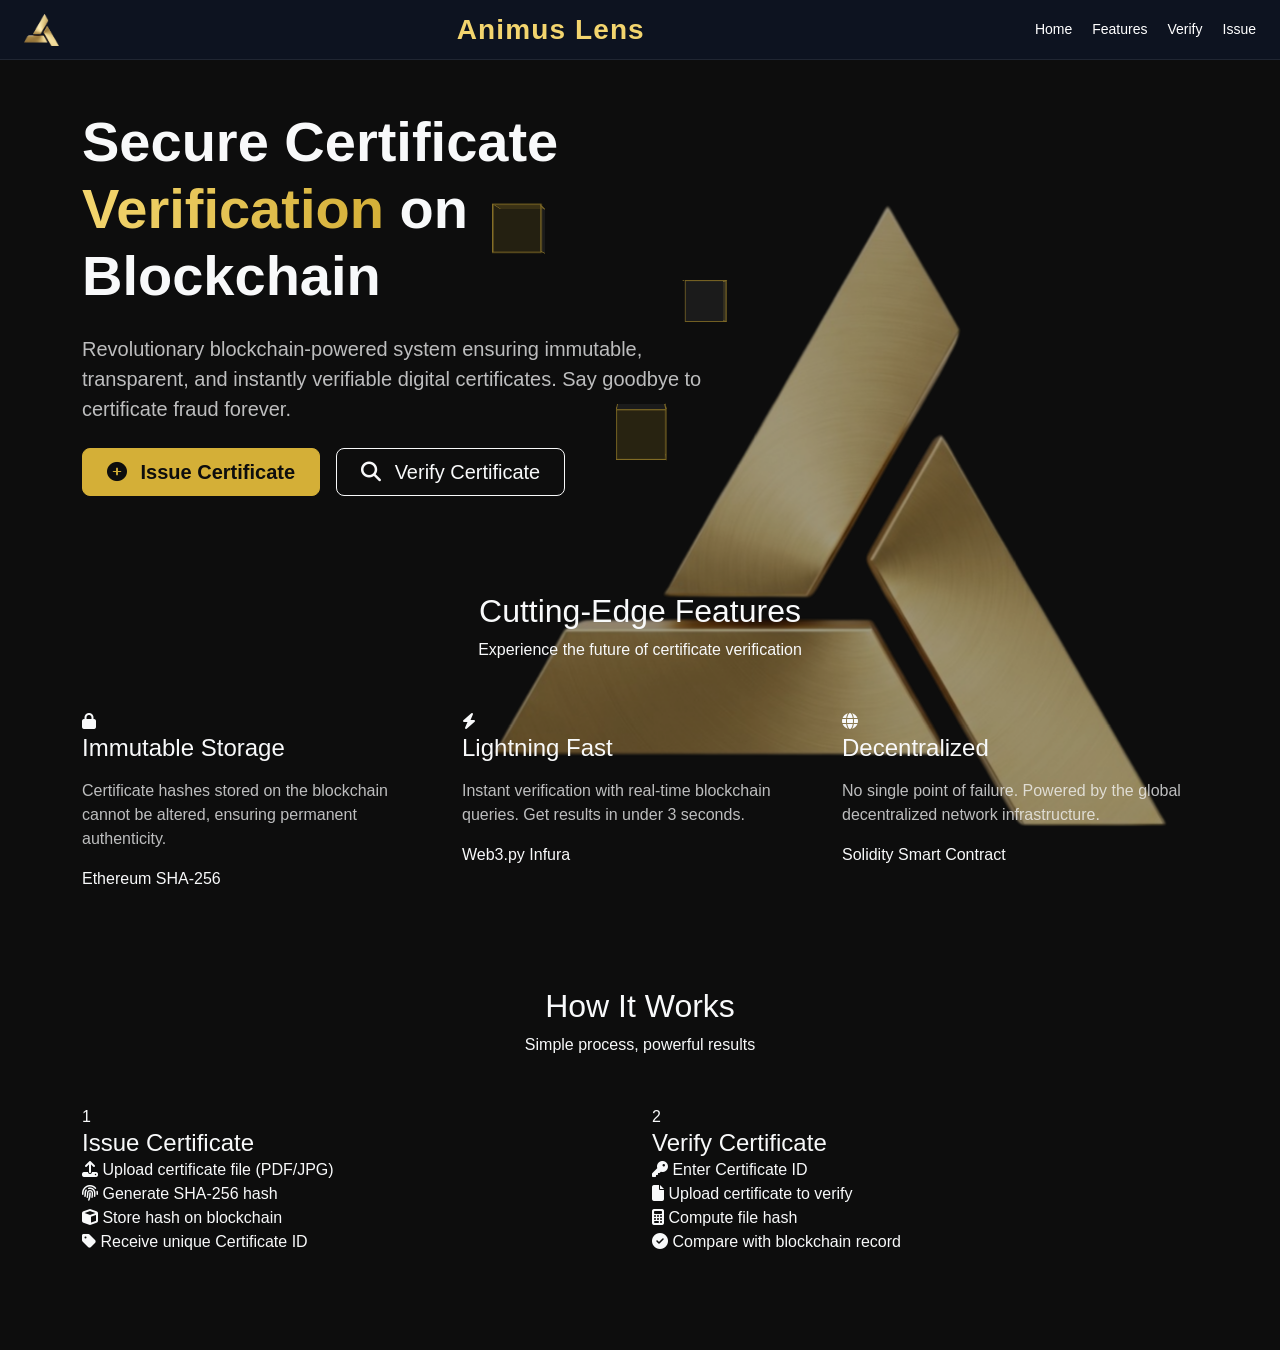
<file: index.html>
<!DOCTYPE html>
<html lang="en">
<head>
  <meta charset="UTF-8">
  <meta name="viewport" content="width=device-width, initial-scale=1.0">
  <title>ANIMUS LENS - Blockchain Certificate Verification</title>

  <!-- Bootstrap 5 CSS -->
  <link href="https://cdn.jsdelivr.net/npm/bootstrap@5.3.3/dist/css/bootstrap.min.css" rel="stylesheet">
  <!-- FontAwesome Icons -->
  <link rel="stylesheet" href="https://cdnjs.cloudflare.com/ajax/libs/font-awesome/6.4.0/css/all.min.css">
  <!-- AOS Animation Library -->
  <link href="https://unpkg.com/aos@2.3.1/dist/aos.css" rel="stylesheet">
  <!-- Your Custom Style -->
  <link rel="stylesheet" href="style.css">
</head>
<body>
  <div class="menubar" style="width:100%; height:60px; background:#0d1320; border-bottom:1px solid rgba(255,255,255,0.08); display:flex; align-items:center; justify-content:space-between; padding:0 24px; box-sizing:border-box; color:#fff;">
    <img src="animus_logo.png" alt="Animus Lens Logo" style="height: 32px; margin-right: 8px;"><p style="margin:0; font-size:28px; font-weight:700; letter-spacing:0.04em; font-family:'Segoe UI', Tahoma, Geneva, Verdana, sans-serif; color:#f3d56e;">Animus Lens</p>
    <div style="display:flex; gap:20px; font-size:14px;">
      <span>Home</span>
      <span>Features</span>
      <span>Verify</span>
      <span>Issue</span>
    </div>
  </div>

  <!-- Hero Section -->
  <section class="hero-section position-relative">
    <!-- 3D Animated Background -->
    <div class="animation-bg d-none d-md-block">
      <div class="icontainer">
        <div class="holder"><div class="box"><img src="animus_logo.png"></div></div>
        <div class="holder"><div class="box"></div></div>
        <div class="holder"><div class="box"></div></div>
      </div>
    </div>

    <div class="container position-relative" style="z-index: 2;">
      <div class="row align-items-center min-vh-75 py-5">
        <div class="col-lg-7" data-aos="fade-right">
          <h1 class="display-4 fw-bold mb-4">
            Secure Certificate <br>
            <span class="gradient-text">Verification</span> on Blockchain
          </h1>
          
          <p class="lead mb-4 text-light opacity-75">
            Revolutionary blockchain-powered system ensuring immutable, transparent, and instantly verifiable digital certificates. Say goodbye to certificate fraud forever.
          </p>
          <div class="d-flex gap-3 flex-wrap">
            <a href="login.html" class="btn hero-btn btn-lg px-4">
              <i class="fas fa-plus-circle me-2"></i> Issue Certificate
            </a>
            <a href="verify.html" class="btn btn-outline-light btn-lg px-4">
              <i class="fas fa-search me-2"></i> Verify Certificate
            </a>
          </div>
        </div>
      </div>
    </div>
  </section>

  <!-- Features Section -->
  <section class="py-5" style="background-color: var(--black-bg);">
    <div class="container">
      <div class="text-center mb-5" data-aos="fade-up">
        <h2 class="section-title">Cutting-Edge Features</h2>
        <p class="section-subtitle">Experience the future of certificate verification</p>
      </div>
      
      <div class="row g-4">
        <div class="col-lg-4 col-md-6" data-aos="fade-up" data-aos-delay="100">
          <div class="feature-card">
            <i class="fas fa-lock feature-icon"></i>
            <h4 class="mb-3">Immutable Storage</h4>
            <p class="opacity-75">Certificate hashes stored on the blockchain cannot be altered, ensuring permanent authenticity.</p>
            <div class="mt-3">
              <span class="tech-tag">Ethereum</span>
              <span class="tech-tag">SHA-256</span>
            </div>
          </div>
        </div>
        
        <div class="col-lg-4 col-md-6" data-aos="fade-up" data-aos-delay="200">
          <div class="feature-card">
            <i class="fas fa-bolt feature-icon"></i>
            <h4 class="mb-3">Lightning Fast</h4>
            <p class="opacity-75">Instant verification with real-time blockchain queries. Get results in under 3 seconds.</p>
            <div class="mt-3">
              <span class="tech-tag">Web3.py</span>
              <span class="tech-tag">Infura</span>
            </div>
          </div>
        </div>
        
        <div class="col-lg-4 col-md-6" data-aos="fade-up" data-aos-delay="300">
          <div class="feature-card">
            <i class="fas fa-globe feature-icon"></i>
            <h4 class="mb-3">Decentralized</h4>
            <p class="opacity-75">No single point of failure. Powered by the global decentralized network infrastructure.</p>
            <div class="mt-3">
              <span class="tech-tag">Solidity</span>
              <span class="tech-tag">Smart Contract</span>
            </div>
          </div>
        </div>
      </div>
    </div>
  </section>

  <!-- How It Works Section -->
  <section class="py-5" style="background-color: var(--black-bg);">
    <div class="container pb-5">
      <div class="text-center mb-5" data-aos="fade-up">
        <h2 class="section-title">How It Works</h2>
        <p class="section-subtitle">Simple process, powerful results</p>
      </div>
      
      <div class="row g-4">
        <!-- Issue Process -->
        <div class="col-lg-6" data-aos="fade-right">
          <div class="process-card">
            <div class="process-header">
              <div class="process-number">1</div>
              <h4 class="m-0">Issue Certificate</h4>
            </div>
            <div class="step"><i class="fas fa-upload step-icon"></i> Upload certificate file (PDF/JPG)</div>
            <div class="step"><i class="fas fa-fingerprint step-icon"></i> Generate SHA-256 hash</div>
            <div class="step"><i class="fas fa-cube step-icon"></i> Store hash on blockchain</div>
            <div class="step mb-0"><i class="fas fa-tag step-icon"></i> Receive unique Certificate ID</div>
          </div>
        </div>
        
        <!-- Verify Process -->
        <div class="col-lg-6" data-aos="fade-left">
          <div class="process-card">
            <div class="process-header">
              <div class="process-number">2</div>
              <h4 class="m-0">Verify Certificate</h4>
            </div>
            <div class="step"><i class="fas fa-key step-icon"></i> Enter Certificate ID</div>
            <div class="step"><i class="fas fa-file step-icon"></i> Upload certificate to verify</div>
            <div class="step"><i class="fas fa-calculator step-icon"></i> Compute file hash</div>
            <div class="step mb-0"><i class="fas fa-check-circle step-icon"></i> Compare with blockchain record</div>
          </div>
        </div>
      </div>
    </div>
  </section>

  <!-- Scripts -->
  <script src="https://cdn.jsdelivr.net/npm/bootstrap@5.3.3/dist/js/bootstrap.bundle.min.js"></script>
  <script src="https://unpkg.com/aos@2.3.1/dist/aos.js"></script>
  <script>
    AOS.init({
      duration: 800,
      once: true
    });
  </script>
</body>
</html>
</file>
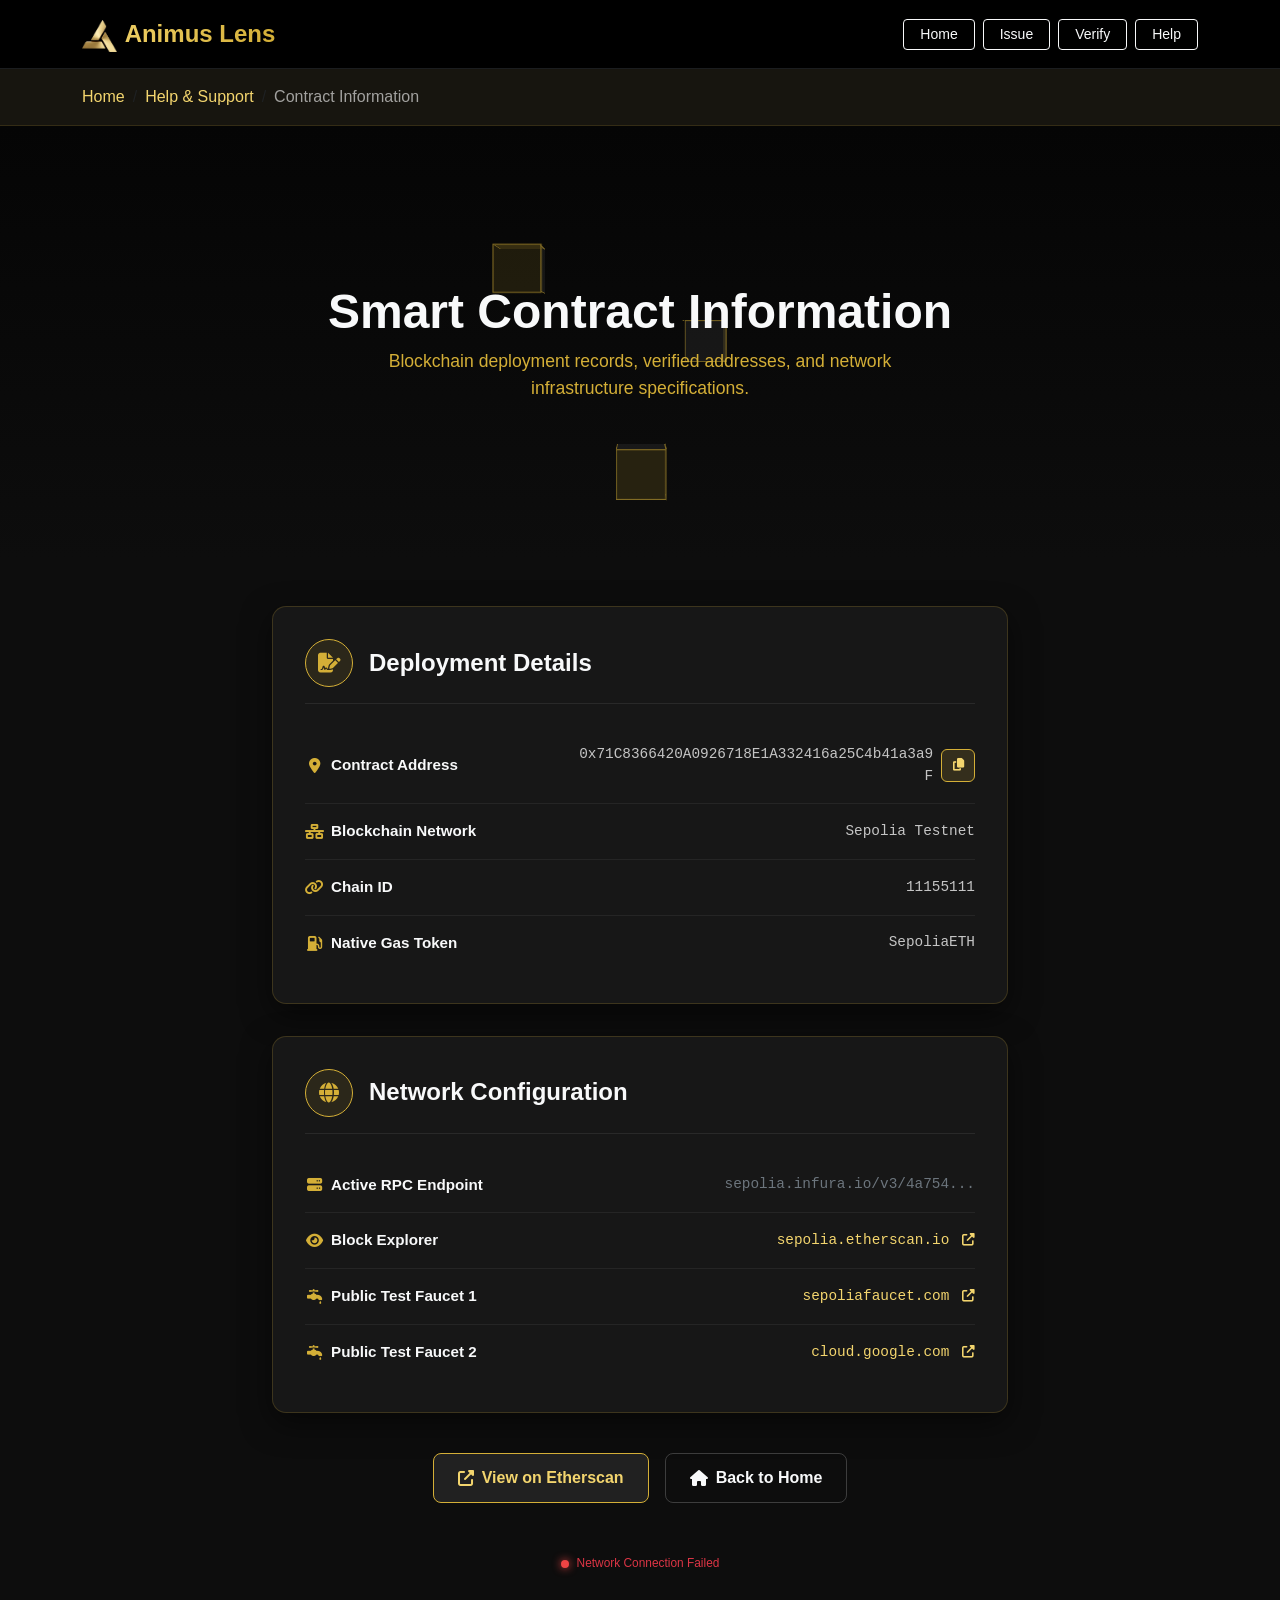
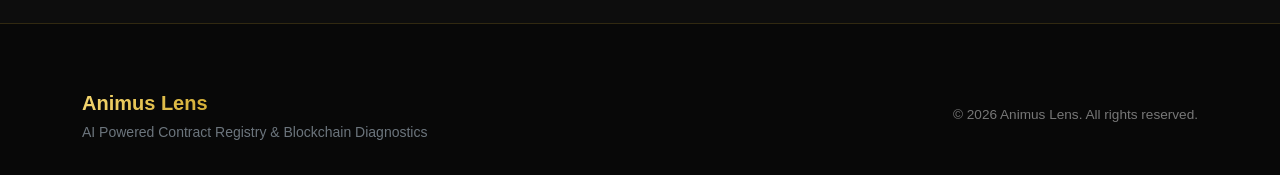
<file: contract_info.html>
<!DOCTYPE html>
<html lang="en">
<head>
  <meta charset="UTF-8">
  <meta name="viewport" content="width=device-width, initial-scale=1.0">
  <title>Contract Information - SECURE-Cert</title>

  <!-- Bootstrap 5 CSS -->
  <link href="https://cdn.jsdelivr.net/npm/bootstrap@5.3.3/dist/css/bootstrap.min.css" rel="stylesheet">
  <!-- FontAwesome Icons -->
  <link rel="stylesheet" href="https://cdnjs.cloudflare.com/ajax/libs/font-awesome/6.4.0/css/all.min.css">
  <!-- AOS Animations -->
  <link href="https://unpkg.com/aos@2.3.1/dist/aos.css" rel="stylesheet">
  <!-- Master Gold/Black/White Theme -->
  <link rel="stylesheet" href="style.css">
</head>
<body class="d-flex flex-column min-vh-100">

  <!-- Shared Header -->
  <header class="py-3 border-bottom border-secondary border-opacity-25 bg-black">
    <div class="container d-flex justify-content-between align-items-center">
      <a href="index.html" class="text-decoration-none fw-bold fs-4 gradient-text">
        <img src="animus_logo.png" alt="Animus Lens Logo" style="height: 32px; margin-right: 8px;">Animus Lens
      </a>
      <div class="d-flex gap-2">
        <a href="index.html" class="btn btn-outline-light btn-sm px-3">Home</a>
        <a href="issue.html" class="btn btn-outline-light btn-sm px-3">Issue</a>
        <a href="verify.html" class="btn btn-outline-light btn-sm px-3">Verify</a>
        <a href="help.html" class="btn btn-outline-light btn-sm px-3">Help</a>
      </div>
    </div>
  </header>

  <!-- Breadcrumb Navigation -->
  <div class="breadcrumb-custom">
    <div class="container">
      <nav aria-label="breadcrumb">
        <ol class="breadcrumb">
          <li class="breadcrumb-item"><a href="index.html">Home</a></li>
          <li class="breadcrumb-item"><a href="help.html">Help & Support</a></li>
          <li class="breadcrumb-item active" aria-current="page">Contract Information</li>
        </ol>
      </nav>
    </div>
  </div>

  <!-- Hero Section with 3D Animated Background -->
  <section class="animation-hero position-relative">
    <div class="animation-bg">
      <div class="icontainer">
        <div class="holder"><div class="box"></div></div>
        <div class="holder"><div class="box"></div></div>
        <div class="holder"><div class="box"></div></div>
      </div>
    </div>

    <div class="container text-center hero-content position-relative" style="z-index: 2;">
      <div class="hero-badge" data-aos="fade-down">
      </div>
      <h1 class="hero-title" data-aos="fade-up">Smart Contract Information</h1>
      <p class="hero-subtitle" data-aos="fade-up" data-aos-delay="100">
        Blockchain deployment records, verified addresses, and network infrastructure specifications.
      </p>
    </div>
  </section>

  <!-- Main Information Container -->
  <main class="py-5" style="background-color: var(--black-bg);">
    <div class="container">
      <div class="row justify-content-center">
        <div class="col-lg-9 col-xl-8">

          <!-- Contract Details Card -->
          <div class="info-card" data-aos="fade-up" data-aos-delay="100">
            <div class="info-header">
              <div class="info-icon"><i class="fas fa-file-signature"></i></div>
              <h3 class="h4 fw-bold text-light m-0">Deployment Details</h3>
            </div>

            <div class="info-item">
              <div class="info-label"><i class="fas fa-map-marker-alt"></i> Contract Address</div>
              <div class="info-value">
                <span id="displayContractAddr">0x71C...3a9F</span>
                <button class="copy-btn" id="copyBtn" onclick="copyContractAddress()" aria-label="Copy contract address">
                  <i class="fas fa-copy"></i>
                </button>
              </div>
            </div>

            <div class="info-item">
              <div class="info-label"><i class="fas fa-network-wired"></i> Blockchain Network</div>
              <div class="info-value">Sepolia Testnet</div>
            </div>

            <div class="info-item">
              <div class="info-label"><i class="fas fa-link"></i> Chain ID</div>
              <div class="info-value">11155111</div>
            </div>

            <div class="info-item">
              <div class="info-label"><i class="fas fa-gas-pump"></i> Native Gas Token</div>
              <div class="info-value">SepoliaETH</div>
            </div>
          </div>

          <!-- Network Architecture Card -->
          <div class="info-card" data-aos="fade-up" data-aos-delay="200">
            <div class="info-header">
              <div class="info-icon"><i class="fas fa-globe"></i></div>
              <h3 class="h4 fw-bold text-light m-0">Network Configuration</h3>
            </div>

            <div class="info-item">
              <div class="info-label"><i class="fas fa-server"></i> Active RPC Endpoint</div>
              <div class="info-value text-secondary">sepolia.infura.io/v3/4a754...</div>
            </div>

            <div class="info-item">
              <div class="info-label"><i class="fas fa-eye"></i> Block Explorer</div>
              <div class="info-value">
                <a href="https://sepolia.etherscan.io" target="_blank" rel="noopener noreferrer">
                  sepolia.etherscan.io <i class="fas fa-external-link-alt small ms-1"></i>
                </a>
              </div>
            </div>

            <div class="info-item">
              <div class="info-label"><i class="fas fa-faucet-drip"></i> Public Test Faucet 1</div>
              <div class="info-value">
                <a href="https://sepoliafaucet.com" target="_blank" rel="noopener noreferrer">
                  sepoliafaucet.com <i class="fas fa-external-link-alt small ms-1"></i>
                </a>
              </div>
            </div>

            <div class="info-item">
              <div class="info-label"><i class="fas fa-faucet-drip"></i> Public Test Faucet 2</div>
              <div class="info-value">
                <a href="https://cloud.google.com/application/web3/faucet/ethereum/sepolia" target="_blank" rel="noopener noreferrer">
                  cloud.google.com <i class="fas fa-external-link-alt small ms-1"></i>
                </a>
              </div>
            </div>
          </div>

          <!-- Action Buttons -->
          <div class="action-buttons" data-aos="fade-up" data-aos-delay="300">
            <a id="etherscanLink" href="https://sepolia.etherscan.io" target="_blank" class="btn-etherscan" rel="noopener noreferrer">
              <i class="fas fa-external-link-alt"></i> View on Etherscan
            </a>
            <a href="index.html" class="btn-home">
              <i class="fas fa-home"></i> Back to Home
            </a>
          </div>

          <!-- Network Live Status Indicator -->
          <div class="text-center mt-5" data-aos="fade-up">
            <div class="status-indicator" id="pageNetworkStatus">
              <span class="status-dot" id="pageStatusDot"></span>
              <span id="pageStatusText" class="text-secondary small">Probing Ethereum node...</span>
            </div>
          </div>

        </div>
      </div>
    </div>
  </main>

  <!-- Shared Footer -->
  <footer class="custom-footer mt-auto">
    <div class="container">
      <div class="row align-items-center gy-3">
        <div class="col-md-6 text-center text-md-start">
          <span class="gradient-text fw-bold fs-5">Animus Lens</span>
          <p class="text-secondary small mb-0 mt-1">AI Powered Contract Registry & Blockchain Diagnostics</p>
        </div>
        <div class="col-md-6 text-center text-md-end">
          <p class="footer-copyright mb-0">&copy; 2026 Animus Lens. All rights reserved.</p>
        </div>
      </div>
    </div>
  </footer>

  <!-- Scripts -->
  <script src="https://cdn.jsdelivr.net/npm/bootstrap@5.3.3/dist/js/bootstrap.bundle.min.js"></script>
  <script src="https://unpkg.com/aos@2.3.1/dist/aos.js"></script>
  <script>
    AOS.init({ duration: 800, once: true });

    // Client-side default contract address (demo placeholder or replace with real address)
    const CONTRACT_ADDRESS = "0x71C8366420A0926718E1A332416a25C4b41a3a9F";

    // Initialize address and links
    document.addEventListener('DOMContentLoaded', () => {
      document.getElementById('displayContractAddr').textContent = CONTRACT_ADDRESS;
      document.getElementById('etherscanLink').href = `https://sepolia.etherscan.io/address/${CONTRACT_ADDRESS}`;
      checkPageNetworkStatus();
      setInterval(checkPageNetworkStatus, 30000);
    });

    async function copyContractAddress() {
      const button = document.getElementById('copyBtn');
      try {
        await navigator.clipboard.writeText(CONTRACT_ADDRESS);
        const original = button.innerHTML;
        button.innerHTML = '<i class="fas fa-check"></i>';
        button.classList.add('copied');
        setTimeout(() => {
          button.innerHTML = original;
          button.classList.remove('copied');
        }, 2000);
      } catch (e) {
        console.error('Failed to copy: ', e);
      }
    }

    async function checkPageNetworkStatus() {
      const statusIndicator = document.getElementById('pageNetworkStatus');
      const statusDot = document.getElementById('pageStatusDot');
      const statusText = document.getElementById('pageStatusText');

      try {
        const response = await fetch("https://sepolia.infura.io/v3/4a754a0fd3ad4c7f8ef0238d161c21ff", {
          method: "POST",
          headers: { "Content-Type": "application/json" },
          body: JSON.stringify({ jsonrpc: "2.0", method: "eth_blockNumber", params: [], id: 1 })
        });

        if (response.ok) {
          statusIndicator.className = 'status-indicator status-online';
          statusDot.className = 'status-dot online';
          statusText.textContent = 'Sepolia Network Connected (Node Operational)';
          statusText.className = 'text-light small';
        } else {
          throw new Error('RPC response not OK');
        }
      } catch (err) {
        statusIndicator.className = 'status-indicator status-offline';
        statusDot.className = 'status-dot offline';
        statusText.textContent = 'Network Connection Failed';
        statusText.className = 'text-danger small';
      }
    }
  </script>
</body>
</html>
</file>
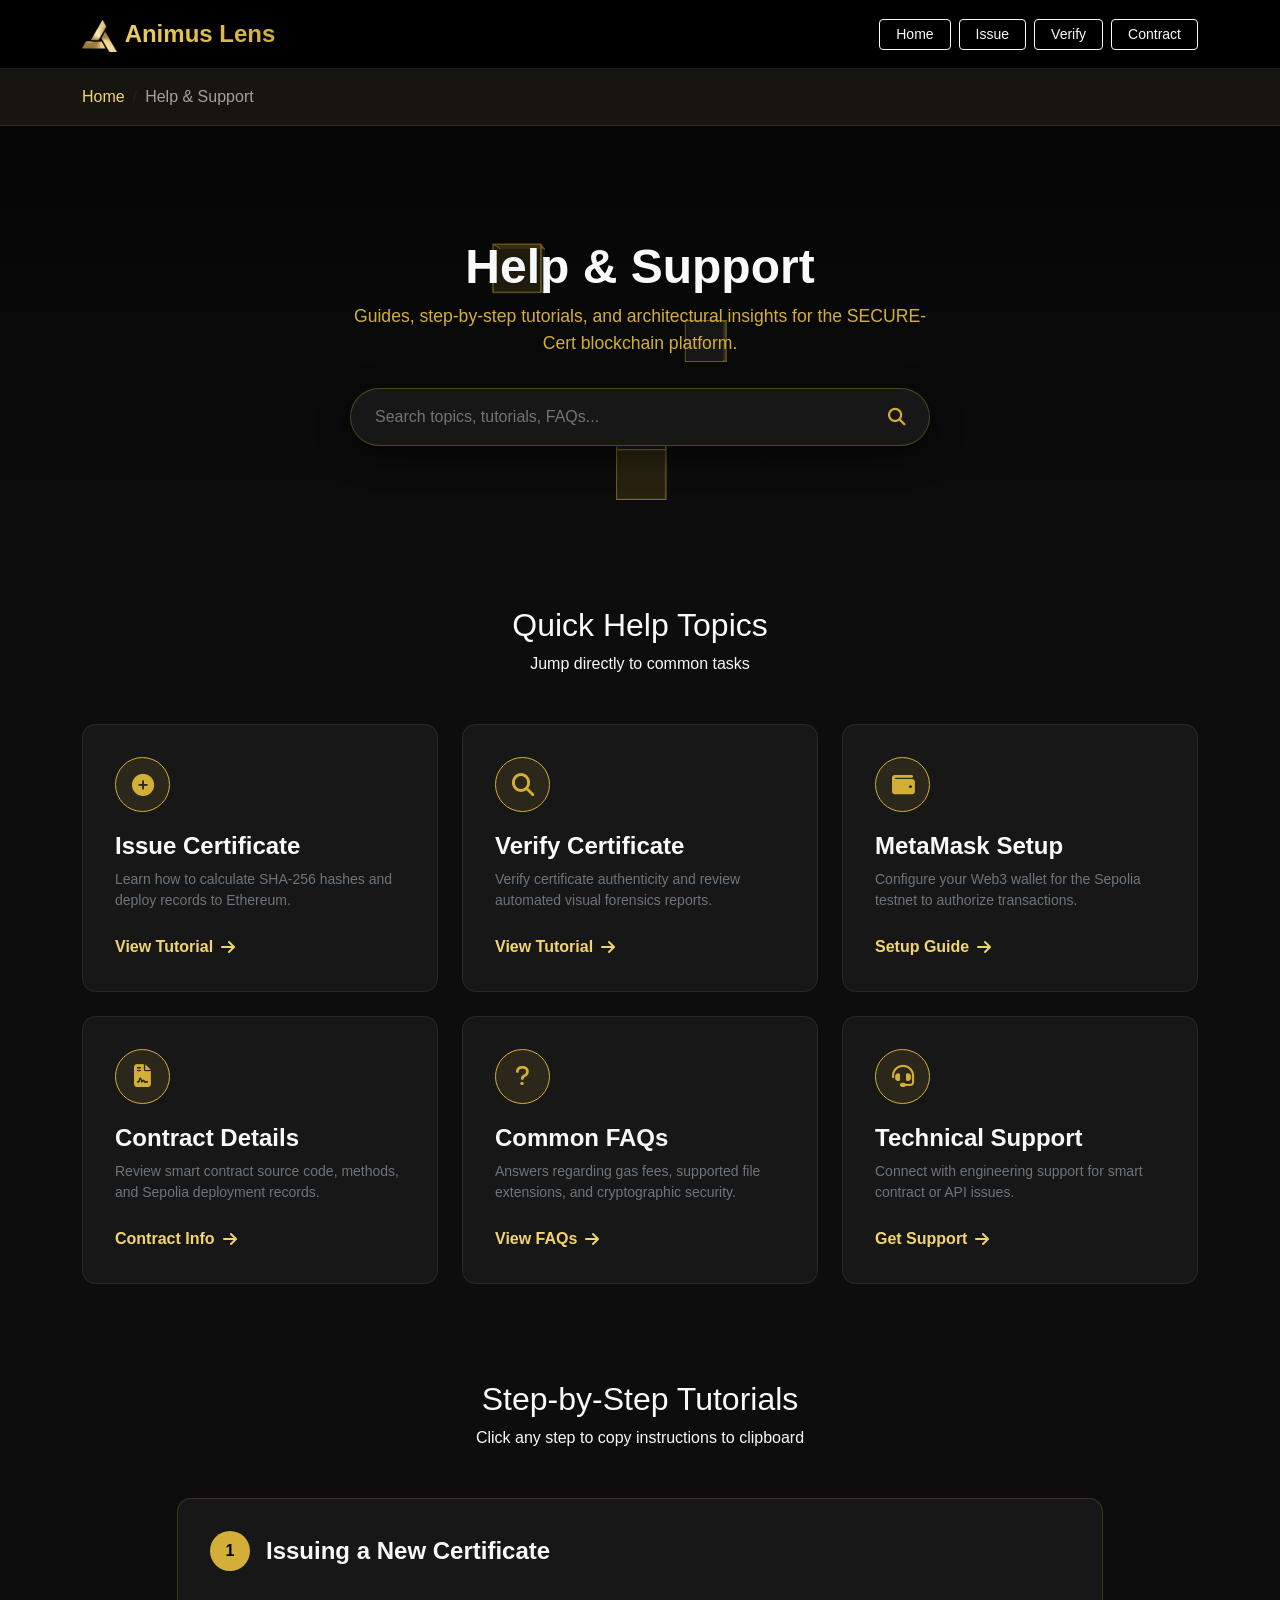
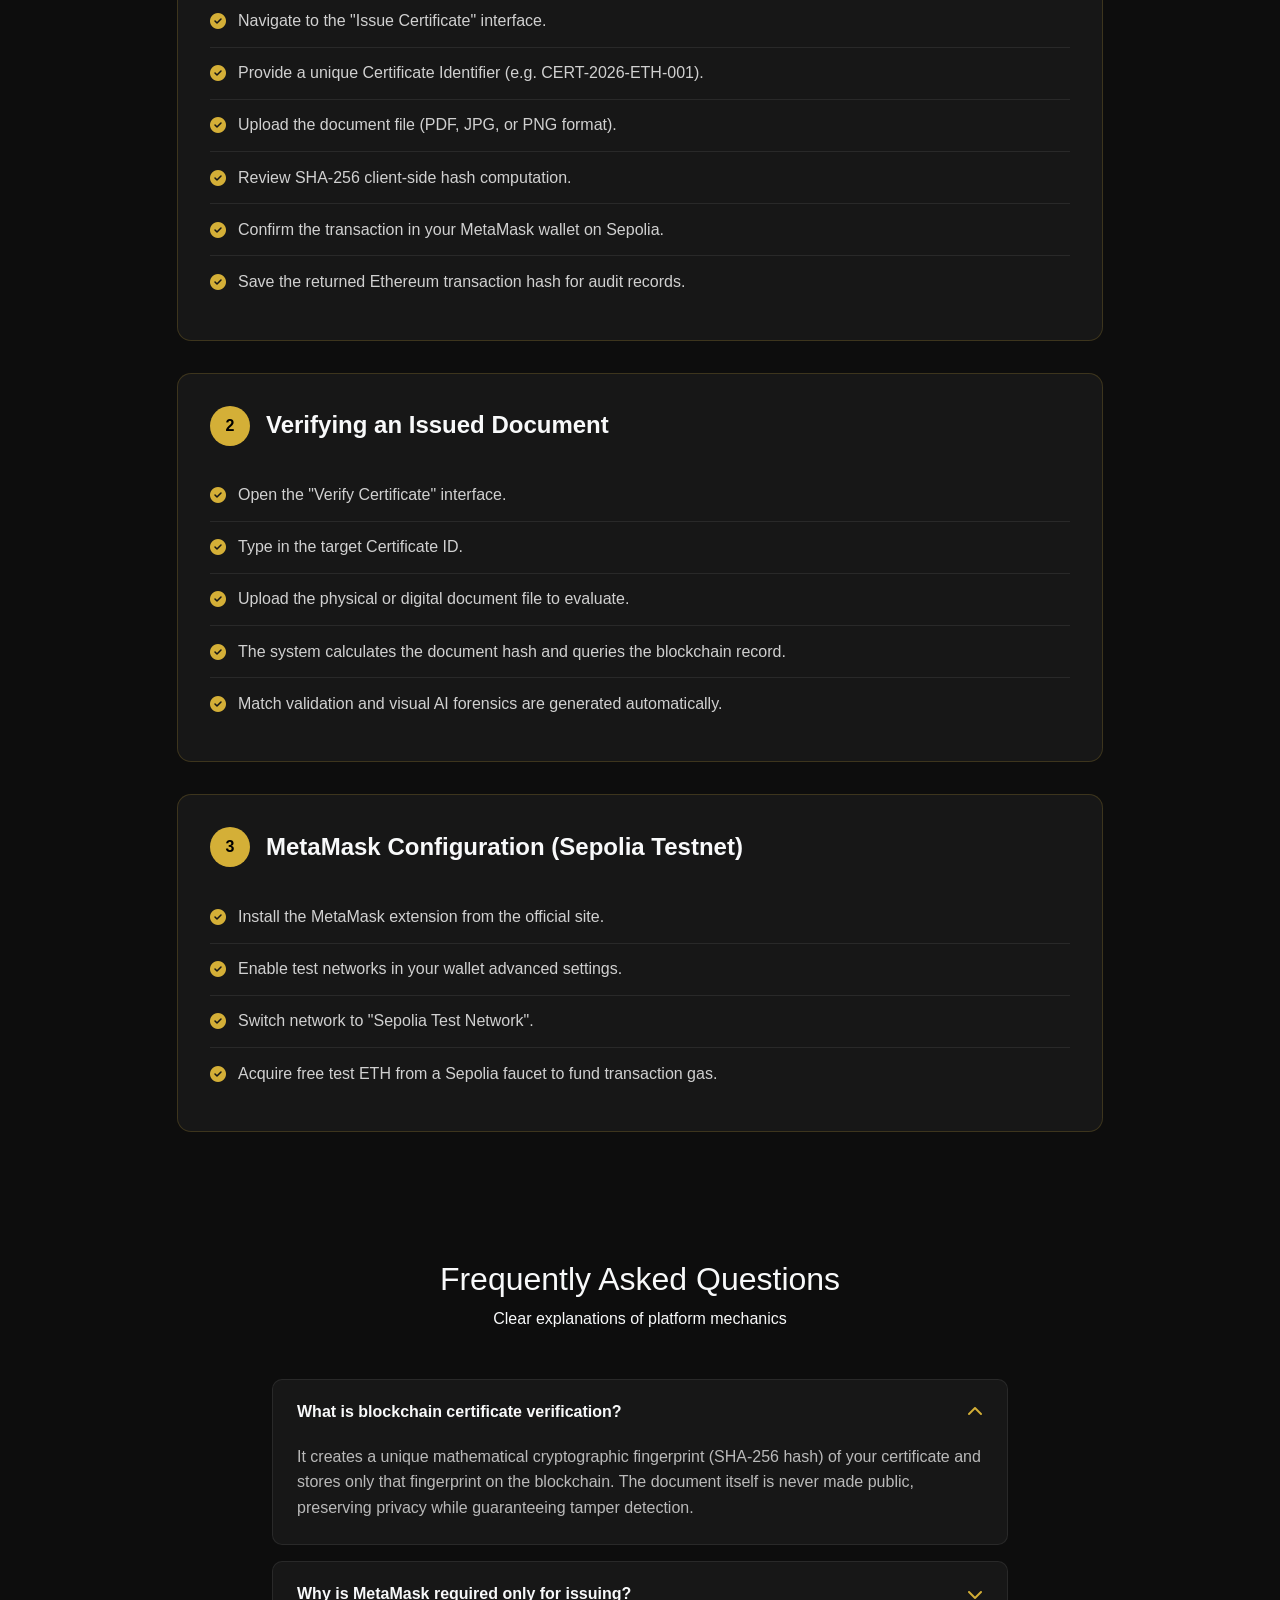
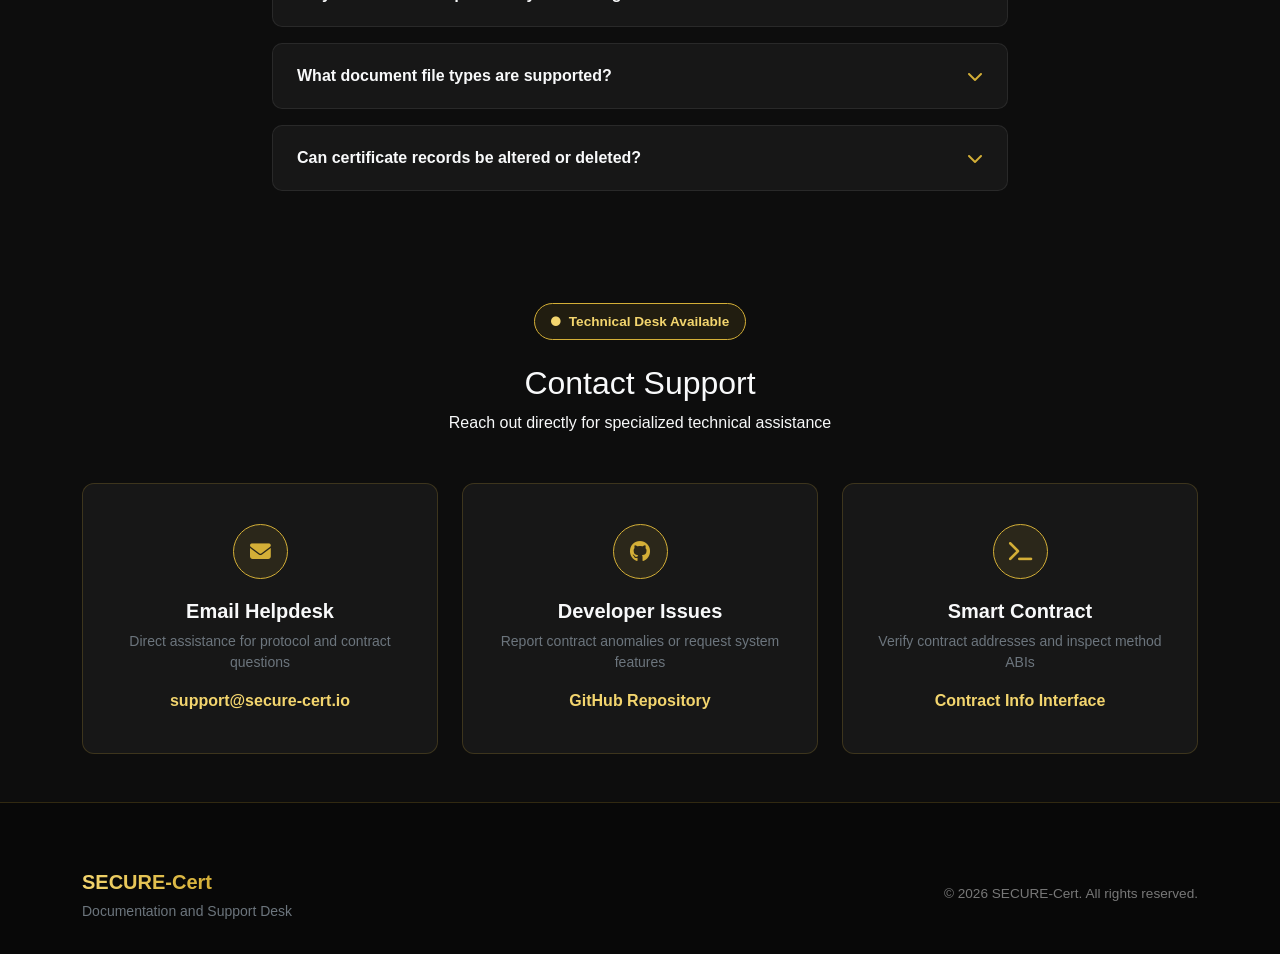
<file: help.html>
<!DOCTYPE html>
<html lang="en">
<head>
  <meta charset="UTF-8">
  <meta name="viewport" content="width=device-width, initial-scale=1.0">
  <title>Help & Support - SECURE-Cert</title>

  <!-- Bootstrap 5 CSS -->
  <link href="https://cdn.jsdelivr.net/npm/bootstrap@5.3.3/dist/css/bootstrap.min.css" rel="stylesheet">
  <!-- FontAwesome Icons -->
  <link rel="stylesheet" href="https://cdnjs.cloudflare.com/ajax/libs/font-awesome/6.4.0/css/all.min.css">
  <!-- AOS Animations -->
  <link href="https://unpkg.com/aos@2.3.1/dist/aos.css" rel="stylesheet">
  <!-- Shared Gold/Black/White Theme -->
  <link rel="stylesheet" href="style.css">
</head>
<body class="d-flex flex-column min-vh-100">

  <!-- Shared Header -->
  <header class="py-3 border-bottom border-secondary border-opacity-25 bg-black">
    <div class="container d-flex justify-content-between align-items-center">
      <a href="index.html" class="text-decoration-none fw-bold fs-4 gradient-text">
        <img src="animus_logo.png" alt="Animus Lens Logo" style="height: 32px; margin-right: 8px;">Animus Lens
      </a>
      <div class="d-flex gap-2">
        <a href="index.html" class="btn btn-outline-light btn-sm px-3">Home</a>
        <a href="issue.html" class="btn btn-outline-light btn-sm px-3">Issue</a>
        <a href="verify.html" class="btn btn-outline-light btn-sm px-3">Verify</a>
        <a href="contract_info.html" class="btn btn-outline-light btn-sm px-3">Contract</a>
      </div>
    </div>
  </header>

  <!-- Breadcrumb Navigation -->
  <div class="breadcrumb-custom">
    <div class="container">
      <nav aria-label="breadcrumb">
        <ol class="breadcrumb">
          <li class="breadcrumb-item"><a href="index.html">Home</a></li>
          <li class="breadcrumb-item active" aria-current="page">Help & Support</li>
        </ol>
      </nav>
    </div>
  </div>

  <!-- Hero Section with 3D Boxes & Live Search -->
  <section class="animation-hero position-relative">
    <div class="animation-bg">
      <div class="icontainer">
        <div class="holder"><div class="box"></div></div>
        <div class="holder"><div class="box"></div></div>
        <div class="holder"><div class="box"></div></div>
      </div>
    </div>

    <div class="container text-center position-relative" style="z-index: 2;">
      <h1 class="hero-title" data-aos="fade-up">Help & Support</h1>
      <p class="hero-subtitle" data-aos="fade-up" data-aos-delay="100">
        Guides, step-by-step tutorials, and architectural insights for the SECURE-Cert blockchain platform.
      </p>

      <!-- Live Search Box -->
      <div class="search-box" data-aos="fade-up" data-aos-delay="200">
        <div class="search-input-wrapper">
          <input type="text" id="helpSearch" placeholder="Search topics, tutorials, FAQs..." aria-label="Search help topics">
          <i class="fas fa-search search-icon"></i>
        </div>
        <div class="search-results" id="searchResults"></div>
      </div>
    </div>
  </section>

  <!-- Quick Help Topic Cards -->
  <section class="py-5" style="background-color: var(--black-bg);">
    <div class="container">
      <div class="text-center mb-5" data-aos="fade-up">
        <h2 class="section-title">Quick Help Topics</h2>
        <p class="section-subtitle">Jump directly to common tasks</p>
      </div>

      <div class="row g-4">
        <div class="col-lg-4 col-md-6" data-aos="fade-up" data-aos-delay="100">
          <div class="help-card">
            <div class="help-card-icon"><i class="fas fa-plus-circle"></i></div>
            <h4 class="fw-bold mb-2">Issue Certificate</h4>
            <p class="text-secondary small mb-4">Learn how to calculate SHA-256 hashes and deploy records to Ethereum.</p>
            <a href="#tutorial-issue" class="help-link">View Tutorial <i class="fas fa-arrow-right"></i></a>
          </div>
        </div>

        <div class="col-lg-4 col-md-6" data-aos="fade-up" data-aos-delay="200">
          <div class="help-card">
            <div class="help-card-icon"><i class="fas fa-search"></i></div>
            <h4 class="fw-bold mb-2">Verify Certificate</h4>
            <p class="text-secondary small mb-4">Verify certificate authenticity and review automated visual forensics reports.</p>
            <a href="#tutorial-verify" class="help-link">View Tutorial <i class="fas fa-arrow-right"></i></a>
          </div>
        </div>

        <div class="col-lg-4 col-md-6" data-aos="fade-up" data-aos-delay="300">
          <div class="help-card">
            <div class="help-card-icon"><i class="fas fa-wallet"></i></div>
            <h4 class="fw-bold mb-2">MetaMask Setup</h4>
            <p class="text-secondary small mb-4">Configure your Web3 wallet for the Sepolia testnet to authorize transactions.</p>
            <a href="#metamask-setup" class="help-link">Setup Guide <i class="fas fa-arrow-right"></i></a>
          </div>
        </div>

        <div class="col-lg-4 col-md-6" data-aos="fade-up" data-aos-delay="400">
          <div class="help-card">
            <div class="help-card-icon"><i class="fas fa-file-contract"></i></div>
            <h4 class="fw-bold mb-2">Contract Details</h4>
            <p class="text-secondary small mb-4">Review smart contract source code, methods, and Sepolia deployment records.</p>
            <a href="contract_info.html" class="help-link">Contract Info <i class="fas fa-arrow-right"></i></a>
          </div>
        </div>

        <div class="col-lg-4 col-md-6" data-aos="fade-up" data-aos-delay="500">
          <div class="help-card">
            <div class="help-card-icon"><i class="fas fa-question"></i></div>
            <h4 class="fw-bold mb-2">Common FAQs</h4>
            <p class="text-secondary small mb-4">Answers regarding gas fees, supported file extensions, and cryptographic security.</p>
            <a href="#faq" class="help-link">View FAQs <i class="fas fa-arrow-right"></i></a>
          </div>
        </div>

        <div class="col-lg-4 col-md-6" data-aos="fade-up" data-aos-delay="600">
          <div class="help-card">
            <div class="help-card-icon"><i class="fas fa-headset"></i></div>
            <h4 class="fw-bold mb-2">Technical Support</h4>
            <p class="text-secondary small mb-4">Connect with engineering support for smart contract or API issues.</p>
            <a href="#contact" class="help-link">Get Support <i class="fas fa-arrow-right"></i></a>
          </div>
        </div>
      </div>
    </div>
  </section>

  <!-- Step-by-Step Tutorials -->
  <section class="py-5" id="tutorials" style="background-color: var(--black-bg);">
    <div class="container">
      <div class="text-center mb-5" data-aos="fade-up">
        <h2 class="section-title">Step-by-Step Tutorials</h2>
        <p class="section-subtitle">Click any step to copy instructions to clipboard</p>
      </div>

      <div class="row justify-content-center">
        <div class="col-lg-10">
          <!-- Issue Tutorial -->
          <div class="tutorial-card" id="tutorial-issue" data-aos="fade-up">
            <div class="tutorial-header">
              <div class="tutorial-number">1</div>
              <h4 class="fw-bold m-0 text-light">Issuing a New Certificate</h4>
            </div>
            <ol class="tutorial-steps">
              <li><i class="fas fa-check-circle"></i>Navigate to the "Issue Certificate" interface.</li>
              <li><i class="fas fa-check-circle"></i>Provide a unique Certificate Identifier (e.g. CERT-2026-ETH-001).</li>
              <li><i class="fas fa-check-circle"></i>Upload the document file (PDF, JPG, or PNG format).</li>
              <li><i class="fas fa-check-circle"></i>Review SHA-256 client-side hash computation.</li>
              <li><i class="fas fa-check-circle"></i>Confirm the transaction in your MetaMask wallet on Sepolia.</li>
              <li><i class="fas fa-check-circle"></i>Save the returned Ethereum transaction hash for audit records.</li>
            </ol>
          </div>

          <!-- Verify Tutorial -->
          <div class="tutorial-card" id="tutorial-verify" data-aos="fade-up">
            <div class="tutorial-header">
              <div class="tutorial-number">2</div>
              <h4 class="fw-bold m-0 text-light">Verifying an Issued Document</h4>
            </div>
            <ol class="tutorial-steps">
              <li><i class="fas fa-check-circle"></i>Open the "Verify Certificate" interface.</li>
              <li><i class="fas fa-check-circle"></i>Type in the target Certificate ID.</li>
              <li><i class="fas fa-check-circle"></i>Upload the physical or digital document file to evaluate.</li>
              <li><i class="fas fa-check-circle"></i>The system calculates the document hash and queries the blockchain record.</li>
              <li><i class="fas fa-check-circle"></i>Match validation and visual AI forensics are generated automatically.</li>
            </ol>
          </div>

          <!-- MetaMask Tutorial -->
          <div class="tutorial-card" id="metamask-setup" data-aos="fade-up">
            <div class="tutorial-header">
              <div class="tutorial-number">3</div>
              <h4 class="fw-bold m-0 text-light">MetaMask Configuration (Sepolia Testnet)</h4>
            </div>
            <ol class="tutorial-steps">
              <li><i class="fas fa-check-circle"></i>Install the MetaMask extension from the official site.</li>
              <li><i class="fas fa-check-circle"></i>Enable test networks in your wallet advanced settings.</li>
              <li><i class="fas fa-check-circle"></i>Switch network to "Sepolia Test Network".</li>
              <li><i class="fas fa-check-circle"></i>Acquire free test ETH from a Sepolia faucet to fund transaction gas.</li>
            </ol>
          </div>
        </div>
      </div>
    </div>
  </section>

  <!-- Frequently Asked Questions -->
  <section class="py-5" id="faq" style="background-color: var(--black-bg);">
    <div class="container">
      <div class="text-center mb-5" data-aos="fade-up">
        <h2 class="section-title">Frequently Asked Questions</h2>
        <p class="section-subtitle">Clear explanations of platform mechanics</p>
      </div>

      <div class="row justify-content-center">
        <div class="col-lg-8">
          <div class="faq-item" data-aos="fade-up">
            <button class="faq-question" onclick="toggleFaq(this)">
              What is blockchain certificate verification?
              <i class="fas fa-chevron-down"></i>
            </button>
            <div class="faq-answer">
              <p>It creates a unique mathematical cryptographic fingerprint (SHA-256 hash) of your certificate and stores only that fingerprint on the blockchain. The document itself is never made public, preserving privacy while guaranteeing tamper detection.</p>
            </div>
          </div>

          <div class="faq-item" data-aos="fade-up">
            <button class="faq-question" onclick="toggleFaq(this)">
              Why is MetaMask required only for issuing?
              <i class="fas fa-chevron-down"></i>
            </button>
            <div class="faq-answer">
              <p>Issuing writes new state data onto the blockchain, which requires cryptographic wallet signing and gas fees. In contrast, verifying is a read-only operation and is completely free without requiring a wallet.</p>
            </div>
          </div>

          <div class="faq-item" data-aos="fade-up">
            <button class="faq-question" onclick="toggleFaq(this)">
              What document file types are supported?
              <i class="fas fa-chevron-down"></i>
            </button>
            <div class="faq-answer">
              <p>PDF, PNG, JPG, and JPEG files are supported. Because verification checks raw byte hashes, any file format can be cryptographically matched.</p>
            </div>
          </div>

          <div class="faq-item" data-aos="fade-up">
            <button class="faq-question" onclick="toggleFaq(this)">
              Can certificate records be altered or deleted?
              <i class="fas fa-chevron-down"></i>
            </button>
            <div class="faq-answer">
              <p>No. Once a block is confirmed on Ethereum, the hash record is immutable. While an issuer can revoke a certificate, the audit trail of the original issuance remains permanently visible.</p>
            </div>
          </div>
        </div>
      </div>
    </div>
  </section>

  <!-- Contact Support Section -->
  <section class="py-5" id="contact" style="background-color: var(--black-bg);">
    <div class="container">
      <div class="text-center mb-5" data-aos="fade-up">
        <div class="status-badge status-online">
          <i class="fas fa-circle me-2" style="font-size: 0.6rem;"></i> Technical Desk Available
        </div>
        <h2 class="section-title">Contact Support</h2>
        <p class="section-subtitle">Reach out directly for specialized technical assistance</p>
      </div>

      <div class="row g-4">
        <div class="col-lg-4 col-md-6" data-aos="fade-up" data-aos-delay="100">
          <div class="contact-card">
            <div class="contact-icon"><i class="fas fa-envelope"></i></div>
            <h5 class="fw-bold text-light">Email Helpdesk</h5>
            <p class="text-secondary small mb-3">Direct assistance for protocol and contract questions</p>
            <a href="mailto:support@secure-cert.io" class="contact-link">support@secure-cert.io</a>
          </div>
        </div>

        <div class="col-lg-4 col-md-6" data-aos="fade-up" data-aos-delay="200">
          <div class="contact-card">
            <div class="contact-icon"><i class="fab fa-github"></i></div>
            <h5 class="fw-bold text-light">Developer Issues</h5>
            <p class="text-secondary small mb-3">Report contract anomalies or request system features</p>
            <a href="#" class="contact-link">GitHub Repository</a>
          </div>
        </div>

        <div class="col-lg-4 col-md-6" data-aos="fade-up" data-aos-delay="300">
          <div class="contact-card">
            <div class="contact-icon"><i class="fas fa-terminal"></i></div>
            <h5 class="fw-bold text-light">Smart Contract</h5>
            <p class="text-secondary small mb-3">Verify contract addresses and inspect method ABIs</p>
            <a href="contract_info.html" class="contact-link">Contract Info Interface</a>
          </div>
        </div>
      </div>
    </div>
  </section>

  <!-- Footer -->
  <footer class="custom-footer mt-auto">
    <div class="container">
      <div class="row align-items-center gy-3">
        <div class="col-md-6 text-center text-md-start">
          <span class="gradient-text fw-bold fs-5">SECURE-Cert</span>
          <p class="text-secondary small mb-0 mt-1">Documentation and Support Desk</p>
        </div>
        <div class="col-md-6 text-center text-md-end">
          <p class="footer-copyright mb-0">&copy; 2026 SECURE-Cert. All rights reserved.</p>
        </div>
      </div>
    </div>
  </footer>

  <!-- Scripts -->
  <script src="https://cdn.jsdelivr.net/npm/bootstrap@5.3.3/dist/js/bootstrap.bundle.min.js"></script>
  <script src="https://unpkg.com/aos@2.3.1/dist/aos.js"></script>
  <script>
    AOS.init({ duration: 800, once: true });

    // FAQ Accordion Toggle
    function toggleFaq(button) {
      const answer = button.nextElementSibling;
      const isActive = button.classList.contains('active');

      document.querySelectorAll('.faq-question').forEach(q => {
        q.classList.remove('active');
        q.nextElementSibling.classList.remove('active');
      });

      if (!isActive) {
        button.classList.add('active');
        answer.classList.add('active');
      }
    }

    // Auto-open first FAQ on load
    document.addEventListener('DOMContentLoaded', () => {
      const firstFaq = document.querySelector('.faq-question');
      if (firstFaq) toggleFaq(firstFaq);
    });

    // In-Page Interactive Search
    const searchInput = document.getElementById('helpSearch');
    const searchResults = document.getElementById('searchResults');

    const searchData = [
      { title: 'How to Issue Certificate', desc: 'Detailed steps for hashing and smart contract registration', target: '#tutorial-issue' },
      { title: 'How to Verify Certificate', desc: 'Guide to auditing documents against ledger hashes', target: '#tutorial-verify' },
      { title: 'MetaMask Setup for Sepolia', desc: 'Wallet configuration and acquiring testnet gas', target: '#metamask-setup' },
      { title: 'Smart Contract Details', desc: 'View contract address, ABI, and testnet explorer links', target: 'contract_info.html' },
      { title: 'FAQ & Architecture', desc: 'Why MetaMask is needed and supported file extensions', target: '#faq' },
      { title: 'Support & Helpdesk', desc: 'Direct contact channels for technical help', target: '#contact' }
    ];

    searchInput.addEventListener('input', function() {
      const query = this.value.toLowerCase().trim();
      if (query.length < 2) {
        searchResults.style.display = 'none';
        return;
      }

      const matches = searchData.filter(item =>
        item.title.toLowerCase().includes(query) || item.desc.toLowerCase().includes(query)
      );

      if (matches.length > 0) {
        searchResults.innerHTML = matches.map(item => `
          <div class="search-result-item" onclick="handleNavigation('${item.target}')">
            <div class="search-result-title">${item.title}</div>
            <div class="search-result-desc">${item.desc}</div>
          </div>
        `).join('');
      } else {
        searchResults.innerHTML = '<div class="p-2 text-secondary small">No topics matched your search.</div>';
      }
      searchResults.style.display = 'block';
    });

    function handleNavigation(target) {
      searchResults.style.display = 'none';
      searchInput.value = '';

      if (target.startsWith('#')) {
        const el = document.querySelector(target);
        if (el) el.scrollIntoView({ behavior: 'smooth', block: 'start' });
      } else {
        window.location.href = target;
      }
    }

    document.addEventListener('click', (e) => {
      if (!searchInput.contains(e.target) && !searchResults.contains(e.target)) {
        searchResults.style.display = 'none';
      }
    });

    // Copy tutorial steps on click
    document.querySelectorAll('.tutorial-steps li').forEach(step => {
      step.addEventListener('click', function() {
        const text = this.textContent.trim();
        navigator.clipboard.writeText(text).then(() => {
          const original = this.innerHTML;
          this.innerHTML = '<i class="fas fa-check text-success"></i> <span class="text-success">Step copied to clipboard!</span>';
          setTimeout(() => { this.innerHTML = original; }, 1800);
        });
      });
    });
  </script>
</body>
</html>
</file>
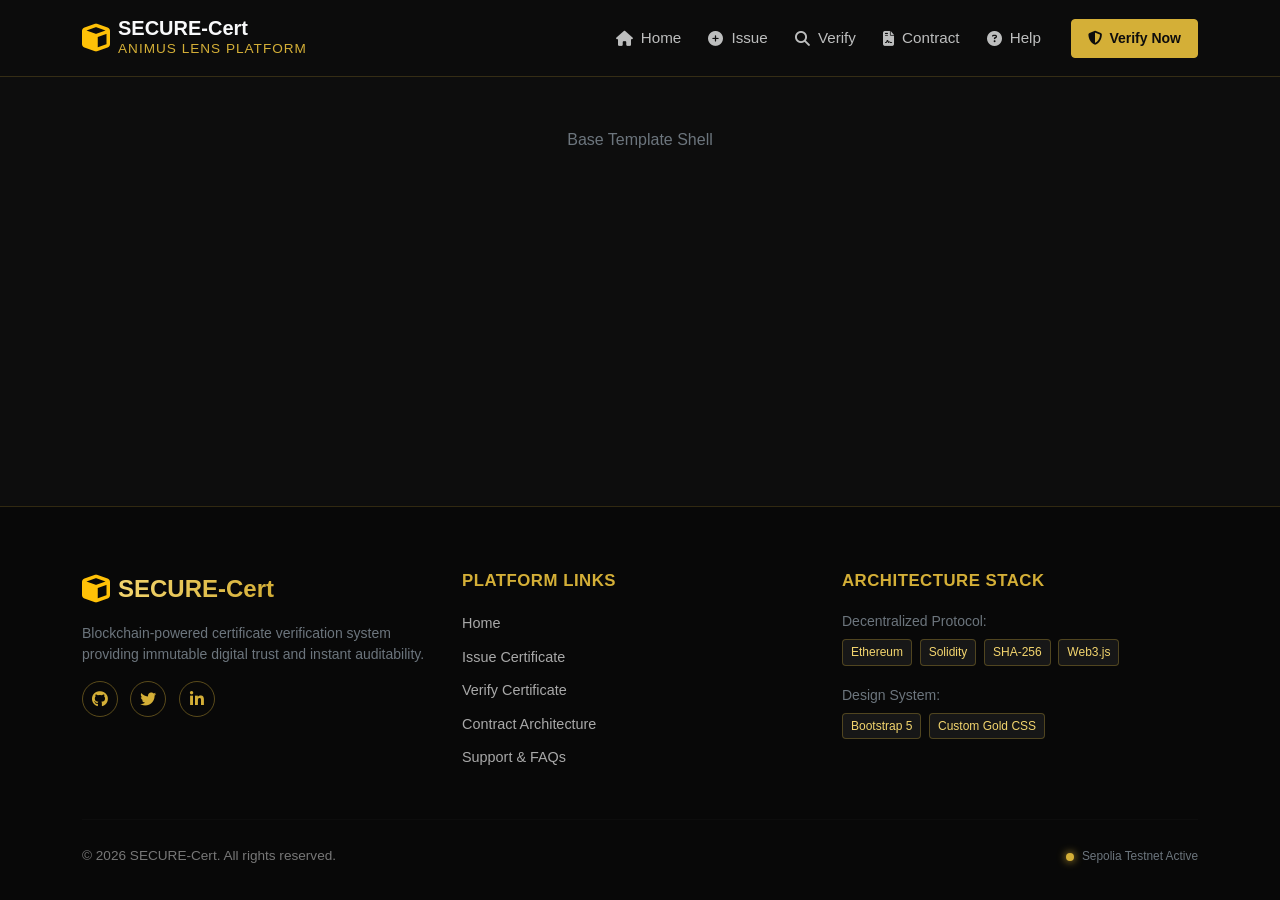
<file: layout.html>
<!DOCTYPE html>
<html lang="en">
<head>
  <meta charset="utf-8">
  <meta name="viewport" content="width=device-width, initial-scale=1">
  <title>SECURE-CERT - Blockchain Certificate Verification</title>
  
  <meta name="theme-color" content="#d4af37">

  <!-- Favicon -->
  <link rel="icon" type="image/png" href="animus-logo.png">

  <!-- Typography -->
  <link rel="preconnect" href="https://fonts.googleapis.com">
  <link rel="preconnect" href="https://fonts.gstatic.com" crossorigin>
  <link href="https://fonts.googleapis.com/css2?family=Inter:wght@300;400;500;600;700;800&display=swap" rel="stylesheet">
  
  <!-- FontAwesome Icons -->
  <link href="https://cdnjs.cloudflare.com/ajax/libs/font-awesome/6.4.0/css/all.min.css" rel="stylesheet">

  <!-- Bootstrap 5 CSS -->
  <link href="https://cdn.jsdelivr.net/npm/bootstrap@5.3.3/dist/css/bootstrap.min.css" rel="stylesheet">
  
  <!-- AOS Animation -->
  <link href="https://unpkg.com/aos@2.3.1/dist/aos.css" rel="stylesheet">
  
  <!-- Shared Theme Stylesheet -->
  <link rel="stylesheet" href="style.css">
</head>
<body class="d-flex flex-column min-vh-100">

  <!-- ==================== LOADING SCREEN ==================== -->
  <div id="loading-screen" class="loading-screen" role="alert" aria-live="polite">
    <div class="loading-content">
      <div class="loading-logo">
        <i class="fas fa-cube fa-3x text-warning mb-2"></i>
        <span>SECURE-Cert</span>
        <div class="brand-subtext">Blockchain Certificate Verification</div>
      </div>
      <div class="loading-spinner"></div>
      <p class="text-secondary small">Synchronizing cryptographic integrity...</p>
    </div>
  </div>

  <!-- ==================== NAVBAR ==================== -->
  <nav class="navbar navbar-expand-lg fixed-top custom-navbar" id="mainNavbar">
    <div class="container">
      <a class="navbar-brand d-flex align-items-center gap-2" href="index.html">
        <i class="fas fa-cube text-warning fs-3"></i>
        <div class="brand-text-group">
          <div class="brand-text">SECURE-Cert</div>
          <div class="brand-subtext">Animus Lens Platform</div>
        </div>
      </a>

      <!-- Mobile Menu Toggle Button -->
      <button class="navbar-toggler border-0 text-warning" type="button" id="mobileToggle" aria-label="Toggle navigation">
        <i class="fas fa-bars fs-4"></i>
      </button>

      <!-- Desktop Navigation Links -->
      <div class="collapse navbar-collapse" id="navbarNav">
        <ul class="navbar-nav ms-auto align-items-center">
          <li class="nav-item">
            <a class="nav-link" href="index.html">
              <i class="fas fa-home"></i> <span>Home</span>
            </a>
          </li>
          <li class="nav-item">
            <a class="nav-link" href="issue.html">
              <i class="fas fa-plus-circle"></i> <span>Issue</span>
            </a>
          </li>
          <li class="nav-item">
            <a class="nav-link" href="verify.html">
              <i class="fas fa-search"></i> <span>Verify</span>
            </a>
          </li>
          <li class="nav-item">
            <a class="nav-link" href="contract_info.html">
              <i class="fas fa-file-contract"></i> <span>Contract</span>
            </a>
          </li>
          <li class="nav-item">
            <a class="nav-link" href="help.html">
              <i class="fas fa-question-circle"></i> <span>Help</span>
            </a>
          </li>
          <li class="nav-item ms-lg-3 mt-2 mt-lg-0">
            <a class="btn hero-btn btn-sm px-3 py-2" href="verify.html">
              <i class="fas fa-shield-alt me-1"></i> Verify Now
            </a>
          </li>
        </ul>
      </div>
    </div>
  </nav>

  <!-- ==================== MOBILE MENU DRAWER ==================== -->
  <div class="mobile-nav-overlay" id="mobileOverlay"></div>
  
  <div class="mobile-menu" id="mobileMenu">
    <div class="mobile-menu-header">
      <div class="d-flex align-items-center gap-2">
        <i class="fas fa-cube text-warning fs-4"></i>
        <div class="brand-text fs-5">SECURE-Cert</div>
      </div>
      <button class="mobile-menu-close" id="mobileClose">
        <i class="fa fa-times"></i>
      </button>
    </div>

    <nav class="mobile-menu-nav">
      <ul class="mobile-menu-items">
        <li>
          <a href="index.html" class="mobile-menu-link">
            <div class="d-flex align-items-center">
              <i class="fas fa-home menu-icon"></i>
              <div>
                <div class="menu-title">Home</div>
                <div class="menu-subtitle">Overview & Ecosystem</div>
              </div>
            </div>
            <i class="fas fa-chevron-right text-secondary small"></i>
          </a>
        </li>
        <li>
          <a href="issue.html" class="mobile-menu-link">
            <div class="d-flex align-items-center">
              <i class="fas fa-plus-circle menu-icon"></i>
              <div>
                <div class="menu-title">Issue Certificate</div>
                <div class="menu-subtitle">Register to blockchain</div>
              </div>
            </div>
            <i class="fas fa-chevron-right text-secondary small"></i>
          </a>
        </li>
        <li>
          <a href="verify.html" class="mobile-menu-link">
            <div class="d-flex align-items-center">
              <i class="fas fa-search menu-icon"></i>
              <div>
                <div class="menu-title">Verify Certificate</div>
                <div class="menu-subtitle">SHA-256 integrity check</div>
              </div>
            </div>
            <i class="fas fa-chevron-right text-secondary small"></i>
          </a>
        </li>
        <li>
          <a href="contract_info.html" class="mobile-menu-link">
            <div class="d-flex align-items-center">
              <i class="fas fa-file-contract menu-icon"></i>
              <div>
                <div class="menu-title">Contract Info</div>
                <div class="menu-subtitle">Smart contract details</div>
              </div>
            </div>
            <i class="fas fa-chevron-right text-secondary small"></i>
          </a>
        </li>
        <li>
          <a href="help.html" class="mobile-menu-link">
            <div class="d-flex align-items-center">
              <i class="fas fa-question-circle menu-icon"></i>
              <div>
                <div class="menu-title">Help & Docs</div>
                <div class="menu-subtitle">Guides and FAQ</div>
              </div>
            </div>
            <i class="fas fa-chevron-right text-secondary small"></i>
          </a>
        </li>
      </ul>
    </nav>
  </div>

  <!-- ==================== MAIN CONTENT AREA ==================== -->
  <!-- Replace this section when pasting into individual page copies -->
  <main class="flex-grow-1" style="padding-top: 80px;">
    <div class="container py-5 text-center text-secondary">
      <p>Base Template Shell</p>
    </div>
  </main>

  <!-- ==================== BACK TO TOP ==================== -->
  <button id="back-to-top" class="back-to-top" title="Back to Top">
    <i class="fas fa-chevron-up"></i>
  </button>

  <!-- ==================== FOOTER ==================== -->
  <footer class="custom-footer">
    <div class="container">
      <div class="row g-4 align-items-start">
        <div class="col-lg-4 col-md-6">
          <div class="d-flex align-items-center gap-2 mb-3">
            <i class="fas fa-cube text-warning fs-3"></i>
            <span class="fs-4 fw-bold gradient-text">SECURE-Cert</span>
          </div>
          <p class="text-secondary small mb-3">
            Blockchain-powered certificate verification system providing immutable digital trust and instant auditability.
          </p>
          <div class="footer-social">
            <a href="#" class="social-link" title="GitHub"><i class="fab fa-github"></i></a>
            <a href="#" class="social-link" title="Twitter"><i class="fab fa-twitter"></i></a>
            <a href="#" class="social-link" title="LinkedIn"><i class="fab fa-linkedin-in"></i></a>
          </div>
        </div>
        
        <div class="col-lg-4 col-md-6">
          <h6 class="footer-heading">Platform Links</h6>
          <ul class="footer-links">
            <li><a href="index.html">Home</a></li>
            <li><a href="issue.html">Issue Certificate</a></li>
            <li><a href="verify.html">Verify Certificate</a></li>
            <li><a href="contract_info.html">Contract Architecture</a></li>
            <li><a href="help.html">Support & FAQs</a></li>
          </ul>
        </div>
        
        <div class="col-lg-4 col-md-12">
          <h6 class="footer-heading">Architecture Stack</h6>
          <div class="mb-2">
            <span class="text-secondary small d-block mb-1">Decentralized Protocol:</span>
            <span class="tech-badge">Ethereum</span>
            <span class="tech-badge">Solidity</span>
            <span class="tech-badge">SHA-256</span>
            <span class="tech-badge">Web3.js</span>
          </div>
          <div class="mt-3">
            <span class="text-secondary small d-block mb-1">Design System:</span>
            <span class="tech-badge">Bootstrap 5</span>
            <span class="tech-badge">Custom Gold CSS</span>
          </div>
        </div>
      </div>
      
      <hr class="footer-divider">
      
      <div class="row align-items-center gy-2">
        <div class="col-md-6 text-center text-md-start">
          <p class="footer-copyright">
            &copy; 2026 SECURE-Cert. All rights reserved.
          </p>
        </div>
        <div class="col-md-6 text-center text-md-end">
          <div class="status-indicator">
            <span class="status-dot online" id="statusDot"></span>
            <span class="text-secondary small" id="networkText">Sepolia Testnet Active</span>
          </div>
        </div>
      </div>
    </div>
  </footer>

  <!-- Scripts -->
  <script src="https://cdn.jsdelivr.net/npm/bootstrap@5.3.3/dist/js/bootstrap.bundle.min.js"></script>
  <script src="https://unpkg.com/aos@2.3.1/dist/aos.js"></script>
  
  <script>
    document.addEventListener('DOMContentLoaded', () => {
      // 1. Initialize Animation on Scroll
      AOS.init({ duration: 800, once: true });

      // 2. Hide Loading Screen
      const loader = document.getElementById('loading-screen');
      if (loader) {
        window.addEventListener('load', () => {
          setTimeout(() => {
            loader.classList.add('fade-out');
            setTimeout(() => loader.style.display = 'none', 500);
          }, 300);
        });
      }

      // 3. Mobile Navigation Drawer Handlers
      const mobileToggle = document.getElementById('mobileToggle');
      const mobileMenu = document.getElementById('mobileMenu');
      const mobileOverlay = document.getElementById('mobileOverlay');
      const mobileClose = document.getElementById('mobileClose');

      function toggleMenu(open) {
        mobileMenu?.classList.toggle('active', open);
        mobileOverlay?.classList.toggle('active', open);
      }

      mobileToggle?.addEventListener('click', () => toggleMenu(true));
      mobileClose?.addEventListener('click', () => toggleMenu(false));
      mobileOverlay?.addEventListener('click', () => toggleMenu(false));

      // 4. Back To Top Button Behavior
      const backToTop = document.getElementById('back-to-top');
      window.addEventListener('scroll', () => {
        if (window.scrollY > 300) {
          backToTop?.classList.add('visible');
        } else {
          backToTop?.classList.remove('visible');
        }
      });

      backToTop?.addEventListener('click', () => {
        window.scrollTo({ top: 0, behavior: 'smooth' });
      });

      // 5. Network Status Monitor
      const statusDot = document.getElementById('statusDot');
      const networkText = document.getElementById('networkText');

      function updateNetStatus() {
        if (navigator.onLine) {
          statusDot.className = 'status-dot online';
          networkText.textContent = 'Sepolia Testnet Active';
        } else {
          statusDot.className = 'status-dot offline';
          networkText.textContent = 'Network Disconnected';
        }
      }

      window.addEventListener('online', updateNetStatus);
      window.addEventListener('offline', updateNetStatus);
      updateNetStatus();
    });
  </script>
</body>
</html>
</file>
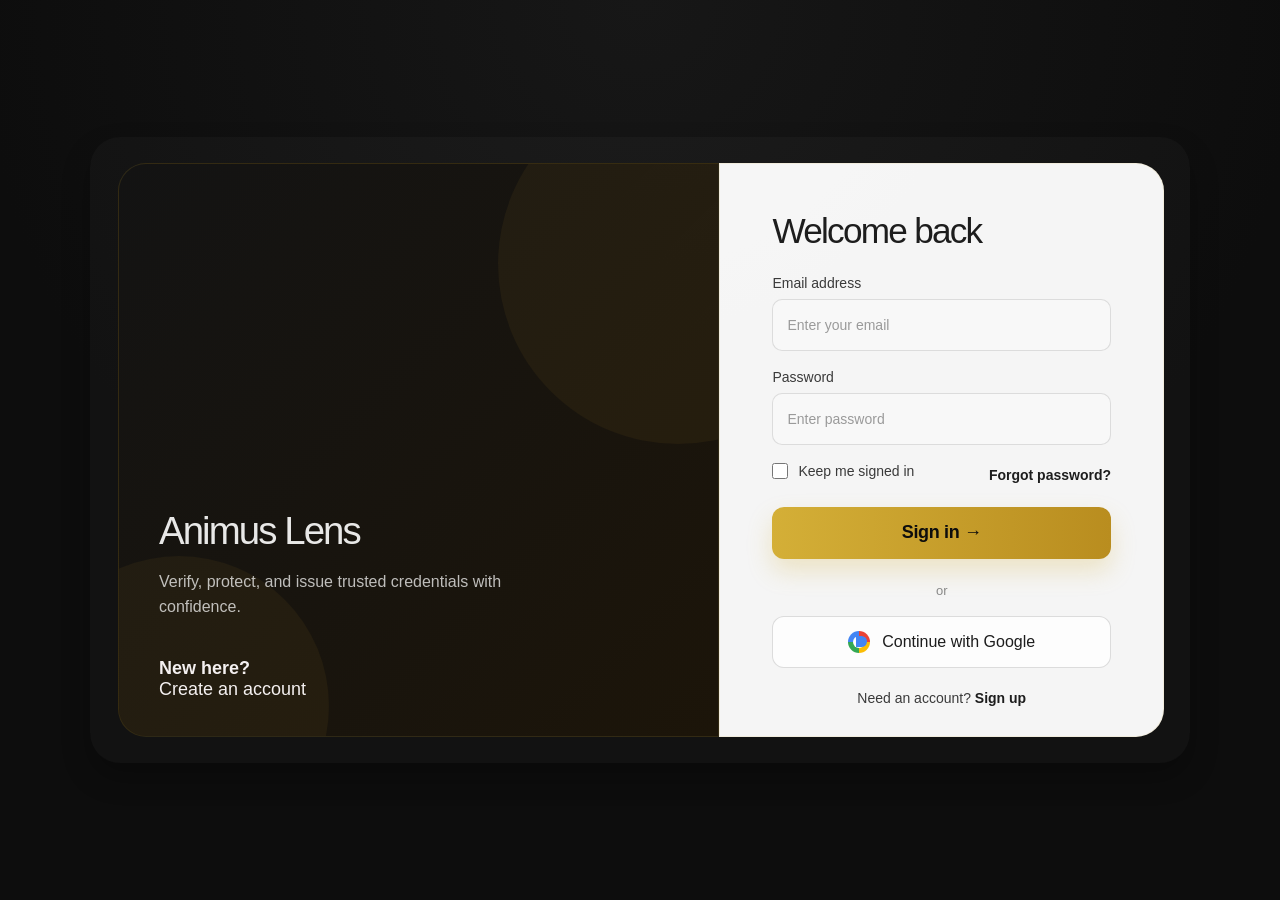
<file: login.html>
<!DOCTYPE html>
<html lang="en">
  <head>
    <meta charset="UTF-8" />
    <meta name="viewport" content="width=device-width, initial-scale=1.0" />
    <title>Animus Lens | Login</title>
    <style>
      :root {
        --bg: #0d0d0d;
        --bg-soft: #171717;
        --panel: #111111;
        --card: #f8f9fa;
        --line: rgba(255, 255, 255, 0.08);
        --text: #f8f9fa;
        --text-dark: #1b1b1b;
        --muted: #a7a7a7;
        --gold-primary: #d4af37;
        --gold-light: #f3d56e;
        --gold-dark: #aa8c2c;
        --button: #d4af37;
        --button-dark: #b98d1f;
      }

      * {
        box-sizing: border-box;
      }

      html,
      body {
        margin: 0;
        min-height: 100%;
        font-family: 'Segoe UI', Tahoma, Geneva, Verdana, sans-serif;
        background: var(--bg);
        color: var(--text);
      }

      body {
        display: flex;
        align-items: center;
        justify-content: center;
        min-height: 100vh;
        padding: 30px;
        background: radial-gradient(circle at top, #171717 0%, var(--bg) 60%);
      }

      a {
        color: inherit;
        text-decoration: none;
      }

      .auth-shell {
        width: min(1100px, 100%);
        min-height: 620px;
        display: grid;
        grid-template-columns: 1.15fr 0.85fr;
        background: rgba(255, 255, 255, 0.02);
        border-radius: 30px;
        padding: 26px 26px 26px 28px;
        position: relative;
        box-shadow: 0 14px 28px rgba(0, 0, 0, 0.25);
      }

      .promo-panel {
        position: relative;
        background: linear-gradient(135deg, rgba(19, 19, 19, 0.95), rgba(30, 22, 9, 0.9));
        border-radius: 28px 0 0 28px;
        overflow: hidden;
        min-height: 560px;
        padding: 28px 28px 26px 28px;
        display: flex;
        flex-direction: column;
        justify-content: flex-end;
        border: 1px solid rgba(212, 175, 55, 0.14);
      }

      .promo-panel::before,
      .promo-panel::after {
        content: "";
        position: absolute;
        background: rgba(212, 175, 55, 0.06);
        border-radius: 50%;
        z-index: 0;
      }

      .promo-panel::before {
        width: 360px;
        height: 360px;
        right: -140px;
        top: -80px;
      }

      .promo-panel::after {
        width: 300px;
        height: 300px;
        left: -90px;
        bottom: -120px;
      }

      .promo-content {
        position: relative;
        z-index: 2;
        display: flex;
        height: 100%;
        flex-direction: column;
        justify-content: flex-end;
        padding: 32px 12px 10px 12px;
      }

      .mini-badge {
        display: inline-block;
        align-self: flex-start;
        background: rgba(8, 24, 34, 0.42);
        color: rgba(255, 255, 255, 0.82);
        border: 1px solid rgba(255, 255, 255, 0.08);
        padding: 10px 16px 8px;
        border-radius: 10px;
        font-size: 11px;
        letter-spacing: 0.12em;
        text-transform: uppercase;
        margin-bottom: 22px;
        backdrop-filter: blur(4px);
      }

      .promo-copy {
        max-width: 360px;
        color: rgba(255, 255, 255, 0.9);
        margin-bottom: 26px;
      }

      .promo-copy .line1 {
        display: block;
        font-size: 14px;
        letter-spacing: 0.04em;
        color: rgba(255, 255, 255, 0.75);
        margin-bottom: 12px;
      }

      .promo-copy h2 {
        margin: 0;
        font-size: clamp(2.1rem, 3vw, 3.1rem);
        line-height: 1.04;
        letter-spacing: -0.05em;
        font-weight: 500;
        max-width: 300px;
      }

      .promo-copy p {
        margin: 18px 0 0;
        font-size: 16px;
        line-height: 1.6;
        color: rgba(255, 255, 255, 0.72);
      }

      .signup-link {
        display: inline-block;
        margin-top: 12px;
        font-size: 18px;
        color: #f4f0f0;
      }

      .signup-link strong {
        font-weight: 700;
      }

      .form-panel {
        background: rgba(255, 255, 255, 0.96);
        border-radius: 0 28px 28px 0;
        padding: 48px 52px 30px;
        display: flex;
        align-items: center;
        justify-content: center;
        border: 1px solid rgba(212, 175, 55, 0.12);
      }

      .form-wrap {
        width: 100%;
        max-width: 420px;
      }

      h1 {
        margin: 0 0 24px;
        font-size: clamp(2.2rem, 2.5vw, 3.1rem);
        line-height: 1.1;
        font-weight: 500;
        letter-spacing: -0.05em;
        color: #1d1d1d;
      }

      .form-group {
        margin-bottom: 18px;
      }

      label {
        display: block;
        margin-bottom: 8px;
        font-size: 14px;
        color: #3a3a3a;
        font-weight: 500;
      }

      input {
        width: 100%;
        height: 52px;
        border: 1px solid rgba(17, 17, 17, 0.12);
        background: #f8f8f8;
        border-radius: 10px;
        padding: 0 14px;
        font-size: 14px;
        color: #1d1d1d;
        outline: none;
        transition: border-color 0.2s ease, box-shadow 0.2s ease;
      }

      input::placeholder {
        color: #9a9a9a;
      }

      input:focus {
        border-color: rgba(212, 175, 55, 0.8);
        box-shadow: 0 0 0 3px rgba(212, 175, 55, 0.12);
      }

      .options-row {
        display: flex;
        align-items: center;
        justify-content: space-between;
        gap: 12px;
        margin: 2px 0 20px;
      }

      .remember-me {
        display: inline-flex;
        align-items: center;
        gap: 10px;
        color: #3a3a3a;
        font-size: 14px;
      }

      .remember-me input {
        width: 16px;
        height: 16px;
        margin: 0;
        accent-color: var(--gold-primary);
      }

      .forgot-link {
        color: #1d1d1d;
        font-size: 14px;
        font-weight: 600;
      }

      .submit-btn {
        width: 100%;
        height: 52px;
        border: none;
        border-radius: 12px;
        background: linear-gradient(90deg, var(--button), var(--button-dark));
        color: #0d0d0d;
        font-size: 18px;
        font-weight: 700;
        letter-spacing: -0.02em;
        cursor: pointer;
        box-shadow: 0 12px 24px rgba(212, 175, 55, 0.25);
      }

      .submit-btn:hover {
        filter: brightness(1.02);
      }

      .divider {
        display: flex;
        align-items: center;
        gap: 18px;
        margin: 24px 0 18px;
        color: #888;
        font-size: 13px;
        text-transform: lowercase;
      }

      .divider::before,
      .divider::after {
        content: "";
        flex: 1;
        height: 1px;
        background: var(--line);
      }

      .google-btn {
        width: 100%;
        height: 52px;
        border: 1px solid rgba(32, 32, 32, 0.15);
        border-radius: 12px;
        background: rgba(255, 255, 255, 0.8);
        display: flex;
        align-items: center;
        justify-content: center;
        gap: 12px;
        color: #1d1d1d;
        font-size: 16px;
        font-weight: 500;
        cursor: pointer;
      }

      .g-icon {
        width: 22px;
        height: 22px;
        border-radius: 50%;
        display: grid;
        place-items: center;
        background: conic-gradient(#ea4335 0 25%, #fbbd05 25% 50%, #34a853 50% 75%, #4285f4 75% 100%);
        position: relative;
        overflow: hidden;
      }

      .g-icon::before {
        content: "";
        position: absolute;
        inset: 5px;
        background: white;
        border-radius: 50%;
      }

      .g-icon::after {
        content: "";
        position: absolute;
        width: 11px;
        height: 11px;
        background: #4285f4;
        right: 3px;
        top: 5px;
        border-radius: 0 50% 50% 0;
      }

      .register-text {
        text-align: center;
        margin-top: 22px;
        font-size: 14px;
        color: #3a3a3a;
      }

      .register-text a {
        font-weight: 700;
        color: #1d1d1d;
      }

      @media (max-width: 900px) {
        .auth-shell {
          grid-template-columns: 1fr;
          padding: 18px;
        }

        .promo-panel {
          min-height: 420px;
          border-radius: 28px 28px 0 0;
        }

        .form-panel {
          border-radius: 0 0 28px 28px;
        }
      }
    </style>
  </head>
  <body>
    <div class="auth-shell">
      <aside class="promo-panel" aria-label="Brand panel">
        <div class="promo-content">
          <div class="promo-copy">
            <h2>Animus Lens</h2>
            <p>Verify, protect, and issue trusted credentials with confidence.</p>
          </div>

          <a class="signup-link" href="signup.html"><strong>New here?</strong><br />Create an account</a>
        </div>
      </aside>

      <main class="form-panel">
        <div class="form-wrap">
          <h1>Welcome back</h1>

          <div class="form-group">
            <label for="email">Email address</label>
            <input id="email" type="email" placeholder="Enter your email" />
          </div>

          <div class="form-group">
            <label for="password">Password</label>
            <input id="password" type="password" placeholder="Enter password" />
          </div>

          <div class="options-row">
            <label class="remember-me">
              <input type="checkbox" />
              <span>Keep me signed in</span>
            </label>
            <a class="forgot-link" href="#">Forgot password?</a>
          </div>

          <button class="submit-btn" type="button">Sign in →</button>

          <div class="divider">or</div>

          <button class="google-btn" type="button">
            <span class="g-icon" aria-hidden="true"></span>
            <span>Continue with Google</span>
          </button>

          <div class="register-text">
            Need an account? <a href="signup.html">Sign up</a>
          </div>
        </div>
      </main>
    </div>

    <script>
      const passwordInput = document.getElementById('password');
      const rememberCheckbox = document.querySelector('.remember-me input');

      if (passwordInput) {
        passwordInput.addEventListener('input', () => {
          if (passwordInput.value.length > 0) {
            passwordInput.setAttribute('aria-label', 'Password entered');
          }
        });
      }

      if (rememberCheckbox) {
        rememberCheckbox.addEventListener('change', () => {
          rememberCheckbox.setAttribute(
            'aria-checked',
            rememberCheckbox.checked ? 'true' : 'false'
          );
        });
      }
    </script>
  </body>
</html>
</file>
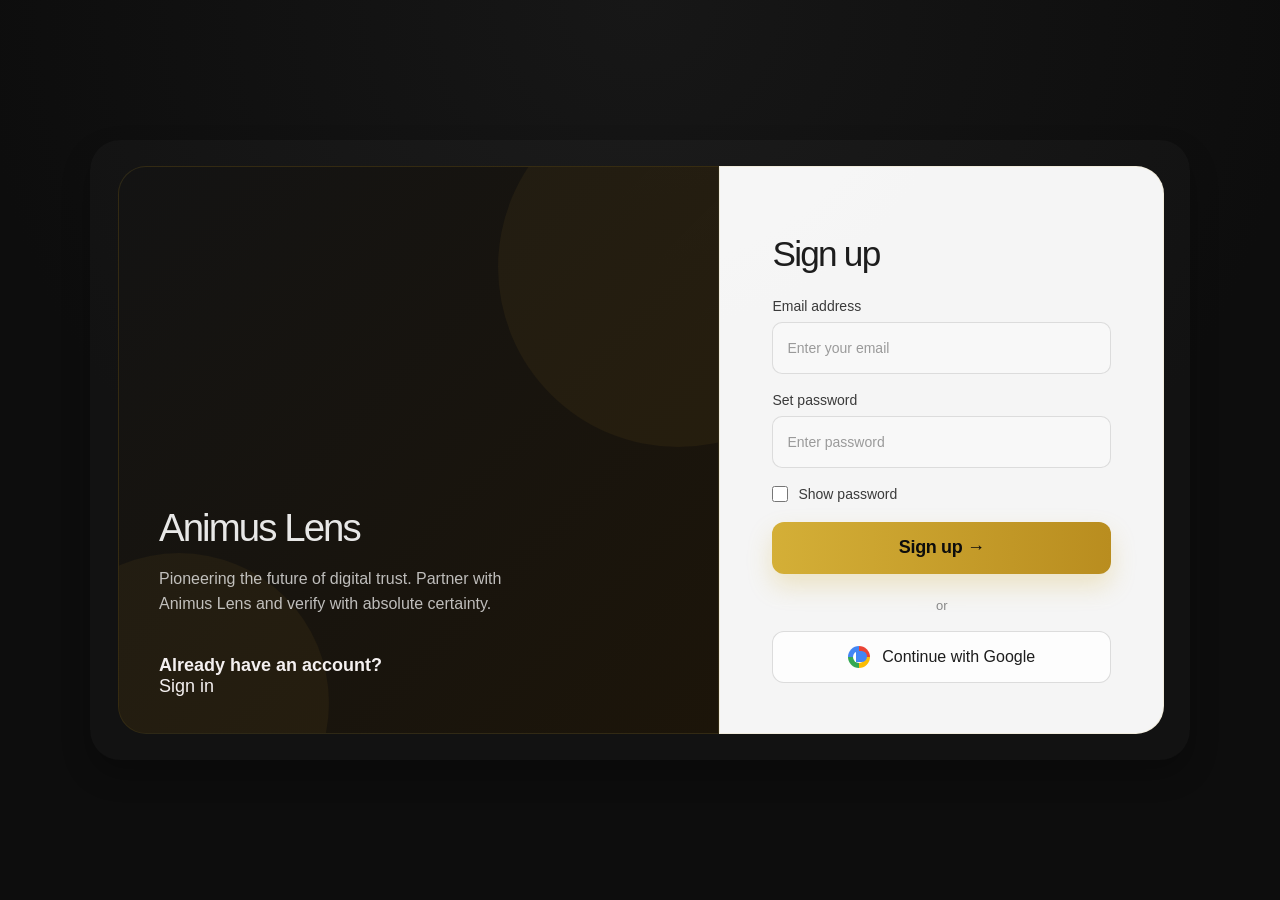
<file: signup.html>
<!DOCTYPE html>
<html lang="en">
<head>
  <meta charset="UTF-8" />
  <meta name="viewport" content="width=device-width, initial-scale=1.0" />
  <title>Animus Lens | Sign Up</title>
  <style>
    :root {
      --bg: #0d0d0d;
      --bg-soft: #171717;
      --panel: #111111;
      --card: #f8f9fa;
      --line: rgba(255, 255, 255, 0.08);
      --text: #f8f9fa;
      --text-dark: #1b1b1b;
      --muted: #a7a7a7;
      --gold-primary: #d4af37;
      --gold-light: #f3d56e;
      --gold-dark: #aa8c2c;
      --button: #d4af37;
      --button-dark: #b98d1f;
    }

    * {
      box-sizing: border-box;
    }

    html, body {
      margin: 0;
      height: 100%;
      font-family: 'Segoe UI', Tahoma, Geneva, Verdana, sans-serif;
      background: var(--bg);
      color: var(--text);
    }

    body {
      display: flex;
      align-items: center;
      justify-content: center;
      min-height: 100vh;
      padding: 30px;
      background: radial-gradient(circle at top, #171717 0%, var(--bg) 60%);
    }

    .auth-shell {
      width: min(1100px, 100%);
      min-height: 620px;
      display: grid;
      grid-template-columns: 1.15fr 0.85fr;
      background: rgba(255, 255, 255, 0.02);
      border-radius: 30px;
      padding: 26px 26px 26px 28px;
      position: relative;
      box-shadow: 0 14px 28px rgba(0, 0, 0, 0.25);
    }

    .promo-panel {
      position: relative;
      background: linear-gradient(135deg, rgba(19, 19, 19, 0.95), rgba(30, 22, 9, 0.9));
      border-radius: 28px 0 0 28px;
      overflow: hidden;
      min-height: 560px;
      padding: 28px 28px 26px 28px;
      display: flex;
      flex-direction: column;
      justify-content: flex-end;
      border: 1px solid rgba(212, 175, 55, 0.14);
    }

    .promo-panel::before,
    .promo-panel::after {
      content: "";
      position: absolute;
      background: rgba(212, 175, 55, 0.06);
      border-radius: 50%;
      z-index: 0;
    }

    .promo-panel::before {
      width: 360px;
      height: 360px;
      right: -140px;
      top: -80px;
    }

    .promo-panel::after {
      width: 300px;
      height: 300px;
      left: -90px;
      bottom: -120px;
    }

    .panel-shape {
      width: 100%;
      height: 78%;
      left: 0;
      top: 12%;
      background: linear-gradient(135deg, rgba(13, 26, 39, 0.35), rgba(29, 68, 77, 0.18));
      border-radius: 30px 30px 18px 18px;
      z-index: 1;
      backdrop-filter: blur(4px);
    }

    .promo-content {
      position: relative;
      z-index: 2;
      display: flex;
      flex-direction: column;
      justify-content: flex-end;
      height: 100%;
      padding: 32px 12px 10px 12px;
    }

    .mini-badge {
      display: inline-block;
      align-self: flex-start;
      background: rgba(8, 24, 34, 0.42);
      color: rgba(255,255,255,0.82);
      border: 1px solid rgba(255,255,255,0.08);
      padding: 10px 16px 8px;
      border-radius: 10px;
      font-size: 11px;
      letter-spacing: 0.12em;
      text-transform: uppercase;
      margin-bottom: 22px;
      backdrop-filter: blur(4px);
    }

    .promo-copy {
      max-width: 360px;
      color: rgba(255,255,255,0.9);
      margin-bottom: 26px;
    }

    .promo-copy .line1 {
      display: block;
      font-size: 14px;
      letter-spacing: 0.04em;
      color: rgba(255,255,255,0.75);
      margin-bottom: 12px;
    }

    .promo-copy h2 {
      margin: 0;
      font-size: clamp(2.1rem, 3vw, 3.1rem);
      line-height: 1.04;
      letter-spacing: -0.05em;
      font-weight: 500;
      max-width: 300px;
    }

    .promo-copy p {
      margin: 18px 0 0;
      font-size: 16px;
      line-height: 1.6;
      color: rgba(255,255,255,0.72);
    }

    .signin-link {
      display: inline-block;
      margin-top: 12px;
      font-size: 18px;
      color: #f4f0f0;
      text-decoration: none;
    }

    .signin-link strong {
      font-weight: 700;
    }

    .form-panel {
      background: rgba(255, 255, 255, 0.96);
      border-radius: 0 28px 28px 0;
      padding: 48px 52px 30px;
      display: flex;
      align-items: center;
      justify-content: center;
      border: 1px solid rgba(212, 175, 55, 0.12);
    }

    .form-wrap {
      width: 100%;
      max-width: 420px;
    }

    h1 {
      margin: 0 0 24px;
      font-size: clamp(2.2rem, 2.5vw, 3.1rem);
      line-height: 1.1;
      font-weight: 500;
      letter-spacing: -0.05em;
      color: #1d1d1d;
    }

    .form-group {
      margin-bottom: 18px;
    }

    label {
      display: block;
      margin-bottom: 8px;
      font-size: 14px;
      color: #3a3a3a;
      font-weight: 500;
    }

    input {
      width: 100%;
      height: 52px;
      border: 1px solid rgba(17, 17, 17, 0.12);
      background: #f8f8f8;
      border-radius: 10px;
      padding: 0 14px;
      font-size: 14px;
      color: #1d1d1d;
      outline: none;
      transition: border-color 0.2s ease, box-shadow 0.2s ease;
    }

    input::placeholder {
      color: #9a9a9a;
    }

    input:focus {
      border-color: rgba(212, 175, 55, 0.8);
      box-shadow: 0 0 0 3px rgba(212, 175, 55, 0.12);
    }

    .show-password {
      display: flex;
      align-items: center;
      gap: 10px;
      margin: 2px 0 20px;
      color: #3a3a3a;
      font-size: 14px;
    }

    .show-password input {
      width: 16px;
      height: 16px;
      margin: 0;
      accent-color: var(--gold-primary);
    }

    .submit-btn {
      width: 100%;
      height: 52px;
      border: none;
      border-radius: 12px;
      background: linear-gradient(90deg, var(--button), var(--button-dark));
      color: #0d0d0d;
      font-size: 18px;
      font-weight: 700;
      letter-spacing: -0.02em;
      cursor: pointer;
      box-shadow: 0 12px 24px rgba(212, 175, 55, 0.25);
    }

    .divider {
      display: flex;
      align-items: center;
      gap: 18px;
      margin: 24px 0 18px;
      color: #888;
      font-size: 13px;
      text-transform: lowercase;
    }

    .divider::before,
    .divider::after {
      content: "";
      flex: 1;
      height: 1px;
      background: var(--line);
    }

    .google-btn {
      width: 100%;
      height: 52px;
      border: 1px solid rgba(32, 32, 32, 0.15);
      border-radius: 12px;
      background: rgba(255, 255, 255, 0.8);
      display: flex;
      align-items: center;
      justify-content: center;
      gap: 12px;
      color: #1d1d1d;
      font-size: 16px;
      font-weight: 500;
      cursor: pointer;
    }

    .g-icon {
      width: 22px;
      height: 22px;
      border-radius: 50%;
      display: grid;
      place-items: center;
      background: conic-gradient(#ea4335 0 25%, #fbbd05 25% 50%, #34a853 50% 75%, #4285f4 75% 100%);
      position: relative;
      overflow: hidden;
    }

    .g-icon::before {
      content: "";
      position: absolute;
      inset: 5px;
      background: white;
      border-radius: 50%;
    }

    .g-icon::after {
      content: "";
      position: absolute;
      width: 11px;
      height: 11px;
      background: #4285f4;
      right: 3px;
      top: 5px;
      border-radius: 0 50% 50% 0;
    }

    @media (max-width: 900px) {
      .auth-shell {
        grid-template-columns: 1fr;
        padding: 18px;
      }

      .promo-panel {
        min-height: 420px;
        border-radius: 28px 28px 0 0;
      }

      .form-panel {
        border-radius: 0 0 28px 28px;
      }
    }
  </style>
</head>
<body>
  <div class="auth-shell">
    <aside class="promo-panel" aria-label="Brand panel">
      <div class="promo-content">
        
        
        <div class="promo-copy">
          <h2>Animus Lens</h2>
          <p>Pioneering the future of digital trust. Partner with Animus Lens and verify with absolute certainty.</p>
        </div>

        <a class="signin-link" href="login.html"><strong>Already have an account?</strong><br>Sign in</a>
      </div>
    </aside>

    <main class="form-panel">
      <div class="form-wrap">
        <h1>Sign up</h1>

        <div class="form-group">
          <label for="email">Email address</label>
          <input id="email" type="email" placeholder="Enter your email" />
        </div>

        <div class="form-group">
          <label for="password">Set password</label>
          <input id="password" type="password" placeholder="Enter password" />
        </div>

        <label class="show-password">
          <input type="checkbox" />
          <span>Show password</span>
        </label>

        <button class="submit-btn" type="button">Sign up →</button>

        <div class="divider">or</div>

        <button class="google-btn" type="button">
          <span class="g-icon" aria-hidden="true"></span>
          <span>Continue with Google</span>
        </button>
      </div>
    </main>
  </div>
</body>
</html>
</file>
<file: style.css>
/* =========================================
   Theme Variables (Gold, Black, White)
========================================= */
:root {
  --black-bg: #0d0d0d;
  --black-card: #171717;
  --black-elevated: #212121;
  --white-text: #f8f9fa;
  --gold-primary: #d4af37;
  --gold-light: #f3d56e;
  --gold-dark: #aa8c2c;
  --transition: all 0.3s ease;
}

body {
  background-color: var(--black-bg);
  color: var(--white-text);
  font-family: 'Segoe UI', -apple-system, BlinkMacSystemFont, Roboto, sans-serif;
  overflow-x: hidden;
  margin: 0;
}

/* =========================================
   Typography & Shared Utilities
========================================= */
.gradient-text {
  background: linear-gradient(90deg, var(--gold-light), var(--gold-primary));
  -webkit-background-clip: text;
  background-clip: text;
  -webkit-text-fill-color: transparent;
  color: transparent;
}

.hero-btn {
  background: var(--gold-primary);
  color: var(--black-bg);
  border: 1px solid var(--gold-primary);
  font-weight: 600;
  transition: var(--transition);
}

.hero-btn:hover:not(:disabled) {
  background: var(--gold-light);
  border-color: var(--gold-light);
  color: #000;
  transform: translateY(-2px);
  box-shadow: 0 6px 20px rgba(212, 175, 55, 0.3);
}

.hero-btn:disabled {
  background: #333333;
  border-color: #444444;
  color: #777777;
  cursor: not-allowed;
}

/* =========================================
   Hero & 3D Animation Background
========================================= */
.animation-hero {
  position: relative;
  width: 100%;
  background: linear-gradient(180deg, #050505 0%, var(--black-bg) 100%);
  overflow: hidden;
  display: flex;
  flex-direction: column;
  justify-content: center;
  align-items: center;
  padding: 5rem 1rem;
  min-height: 48vh;
}

.animation-bg {
  position: absolute;
  top: 0;
  left: 0;
  width: 100%;
  height: 100%;
  z-index: 0;
  pointer-events: none;
  opacity: 0.6;
}

.icontainer {
  position: absolute;
  top: 50%;
  left: 50%;
  transform: translate(-50%, -50%);
  perspective: 1000px;
  transform-style: preserve-3d;
  width: 18em;
  height: 18em;
}

.holder {
  position: absolute;
  top: 50%;
  left: 50%;
  transform-style: preserve-3d;
  width: 100%;
  height: 100%;
}

.holder:nth-child(1) { transform: translate(-50%, -50%) translate3d(0, 3em, 1.5em); }
.holder:nth-child(2) { transform: translate(-50%, -50%) rotateY(-90deg) rotateX(90deg) translate3d(0, 3em, 1.5em); }
.holder:nth-child(3) { transform: translate(-50%, -50%) rotateZ(-90deg) rotateX(-90deg) translate3d(0, 3em, 1.5em); }

.box {
  position: absolute;
  top: 0;
  left: 0;
  transform-style: preserve-3d;
  animation: ani-box 6s infinite ease-in-out;
  width: 3em;
  height: 3em;
  background-color: rgba(212, 175, 55, 0.2);
  border: 1px solid var(--gold-primary);
}

.box:before,
.box:after {
  content: "";
  position: absolute;
  width: 100%;
  height: 100%;
  border: 1px solid var(--gold-primary);
}

.box:before {
  background-color: rgba(255, 255, 255, 0.1);
  left: 100%;
  bottom: 0;
  transform: rotateY(90deg);
  transform-origin: 0 50%;
}

.box:after {
  background-color: rgba(170, 140, 44, 0.3);
  left: 0;
  bottom: 100%;
  transform: rotateX(90deg);
  transform-origin: 0 100%;
}

@keyframes ani-box {
  0%, 100% { transform: translate3d(0, 0, 0) scale3d(1, 1, 1); }
  16.66% { transform: translate3d(-3em, 0, 0) scale3d(0.85, 0.85, 1.1); }
  33.33% { transform: translate3d(-3em, -3em, 0) scale3d(1.1, 0.85, 0.85); }
  50% { transform: translate3d(0, -3em, 0) scale3d(0.85, 1.1, 0.85); }
  66.66% { transform: translate3d(0, -3em, -3em) scale3d(0.85, 0.85, 1.1); }
  83.33% { transform: translate3d(0, 0, -3em) scale3d(1.1, 0.85, 0.85); }
}

.hero-title {
  font-size: clamp(2rem, 5vw, 3rem);
  font-weight: 800;
  color: var(--white-text);
  margin-bottom: 0.5rem;
}

.hero-subtitle {
  font-size: 1.1rem;
  color: var(--gold-primary);
  opacity: 0.9;
  max-width: 600px;
  margin: 0 auto;
}

/* =========================================
   Form Container & Components
========================================= */
.form-container {
  background: var(--black-card);
  border: 1px solid rgba(212, 175, 55, 0.2);
  border-radius: 16px;
  padding: 2.5rem;
  box-shadow: 0 15px 40px rgba(0, 0, 0, 0.7);
  position: relative;
}

.form-icon {
  font-size: 2.5rem;
  color: var(--gold-primary);
}

.form-label {
  color: var(--white-text);
  font-weight: 600;
  font-size: 0.95rem;
  margin-bottom: 0.5rem;
}

.custom-input {
  background-color: var(--black-elevated) !important;
  border: 1px solid rgba(255, 255, 255, 0.12) !important;
  color: var(--white-text) !important;
  border-radius: 8px;
  padding: 0.8rem 1rem;
  transition: var(--transition);
}

.custom-input:focus {
  border-color: var(--gold-primary) !important;
  box-shadow: 0 0 10px rgba(212, 175, 55, 0.2) !important;
}

.custom-input::placeholder {
  color: rgba(255, 255, 255, 0.3);
}

.form-help {
  font-size: 0.8rem;
  color: rgba(255, 255, 255, 0.45);
  margin-top: 0.4rem;
}

/* Drag and Drop Zone */
.file-upload-area {
  border: 2px dashed rgba(212, 175, 55, 0.35);
  border-radius: 12px;
  padding: 2.5rem 1.5rem;
  text-align: center;
  background: rgba(212, 175, 55, 0.02);
  cursor: pointer;
  transition: var(--transition);
}

.file-upload-area:hover,
.file-upload-area.active {
  border-color: var(--gold-primary);
  background: rgba(212, 175, 55, 0.07);
}

.upload-icon {
  font-size: 2.8rem;
  color: var(--gold-primary);
  margin-bottom: 0.75rem;
}

.file-types {
  font-size: 0.8rem;
  color: rgba(255, 255, 255, 0.4);
}

.file-preview {
  display: flex;
  align-items: center;
  justify-content: space-between;
  padding: 0.75rem 1rem;
  background: var(--black-elevated);
  border: 1px solid rgba(212, 175, 55, 0.3);
  border-radius: 8px;
}

.btn-remove {
  background: transparent;
  border: none;
  color: #ff6b6b;
  cursor: pointer;
  font-size: 1.1rem;
  transition: var(--transition);
}

.btn-remove:hover {
  color: #ff2a2a;
}

/* =========================================
   Overlays & Notifications
========================================= */
.processing-overlay {
  position: absolute;
  top: 0;
  left: 0;
  width: 100%;
  height: 100%;
  background: rgba(13, 13, 13, 0.95);
  border-radius: 16px;
  display: flex;
  align-items: center;
  justify-content: center;
  z-index: 10;
  backdrop-filter: blur(4px);
}

.processing-content {
  text-align: center;
  max-width: 380px;
  padding: 1.5rem;
}

.spinner {
  width: 48px;
  height: 48px;
  border: 4px solid rgba(212, 175, 55, 0.2);
  border-top-color: var(--gold-primary);
  border-radius: 50%;
  animation: spin 0.9s linear infinite;
  margin: 0 auto;
}

@keyframes spin {
  to { transform: rotate(360deg); }
}

.processing-steps .step {
  font-size: 0.9rem;
  color: rgba(255, 255, 255, 0.5);
  padding: 0.4rem 0;
}

.processing-steps .step.active {
  color: var(--gold-light);
  font-weight: 600;
}

.custom-toast {
  padding: 1rem;
  border-radius: 8px;
  margin-top: 1rem;
}

.custom-toast.success {
  background: rgba(212, 175, 55, 0.1);
  border: 1px solid var(--gold-primary);
  color: var(--gold-light);
}

.custom-toast.error {
  background: rgba(220, 53, 69, 0.15);
  border: 1px solid #dc3545;
  color: #ff8585;
}

.toast-close-btn {
  background: transparent;
  border: none;
  color: inherit;
  font-size: 1.25rem;
  line-height: 1;
  cursor: pointer;
}

/* =========================================
   Verify Page & Forensics Styles
========================================= */
.verify-wrap {
  max-width: 760px;
  margin: 0 auto;
}

.verify-card {
  background: var(--black-card);
  border: 1px solid rgba(212, 175, 55, 0.2);
  border-radius: 16px;
  padding: 2.5rem;
  box-shadow: 0 15px 40px rgba(0, 0, 0, 0.7);
  margin-bottom: 2rem;
  color: var(--white-text);
  position: relative;
}

.meta-box {
  background: var(--black-elevated);
  border-radius: 10px;
  padding: 1.5rem;
  margin-bottom: 1.5rem;
  border: 1px solid rgba(255, 255, 255, 0.08);
  word-break: break-all;
}

.meta-row {
  margin-bottom: 0.85rem;
  font-size: 0.95rem;
}

.meta-row:last-child {
  margin-bottom: 0;
}

.meta-row strong {
  color: var(--gold-light);
  display: inline-block;
  margin-bottom: 0.2rem;
}

.meta-box code {
  color: #e2e8f0;
  background: rgba(0, 0, 0, 0.4);
  padding: 0.2rem 0.5rem;
  border-radius: 4px;
  border: 1px solid rgba(255, 255, 255, 0.05);
}

.forensic-panel {
  background: rgba(212, 175, 55, 0.04);
  border: 1px solid rgba(212, 175, 55, 0.25);
  border-radius: 10px;
  padding: 1.5rem;
}

.score-badge {
  background: rgba(212, 175, 55, 0.2);
  color: var(--gold-light);
  border: 1px solid var(--gold-primary);
  padding: 0.25rem 0.65rem;
  border-radius: 6px;
  font-weight: 700;
}

.text-valid {
  color: #4ade80 !important;
}

.text-invalid {
  color: #f87171 !important;
}

/* =========================================
   Layout & Framework Styles (Gold, Black, White)
========================================= */

/* --- Loading Screen --- */
.loading-screen {
  position: fixed;
  inset: 0;
  background: var(--black-bg);
  z-index: 99999;
  display: flex;
  justify-content: center;
  align-items: center;
  transition: opacity 0.5s ease, visibility 0.5s ease;
}

.loading-screen.fade-out {
  opacity: 0;
  visibility: hidden;
}

.loading-content {
  text-align: center;
  color: var(--white-text);
}

.loading-logo {
  margin-bottom: 1.5rem;
}

.loading-logo span {
  display: block;
  font-size: 1.75rem;
  font-weight: 800;
  color: var(--white-text);
  margin-top: 0.5rem;
}

.brand-subtext {
  font-size: 0.85rem;
  color: var(--gold-primary);
  letter-spacing: 1px;
  text-transform: uppercase;
}

.loading-spinner {
  width: 45px;
  height: 45px;
  border: 3px solid rgba(212, 175, 55, 0.2);
  border-top-color: var(--gold-primary);
  border-radius: 50%;
  animation: spin 0.8s linear infinite;
  margin: 1.5rem auto;
}

/* --- Header / Navbar --- */
.custom-navbar {
  background: rgba(13, 13, 13, 0.95);
  backdrop-filter: blur(10px);
  border-bottom: 1px solid rgba(212, 175, 55, 0.2);
  transition: var(--transition);
  padding: 0.75rem 0;
}

.brand-text {
  font-size: 1.25rem;
  font-weight: 700;
  color: var(--white-text);
  line-height: 1.1;
}

.nav-link {
  color: rgba(248, 249, 250, 0.75) !important;
  font-weight: 500;
  font-size: 0.95rem;
  display: flex;
  align-items: center;
  gap: 0.5rem;
  transition: var(--transition);
  padding: 0.5rem 0.85rem !important;
}

.nav-link:hover,
.nav-link.active {
  color: var(--gold-primary) !important;
  transform: translateY(-1px);
}

/* --- Mobile Menu Drawer --- */
.mobile-nav-overlay {
  position: fixed;
  inset: 0;
  background: rgba(0, 0, 0, 0.75);
  z-index: 1040;
  opacity: 0;
  visibility: hidden;
  transition: var(--transition);
}

.mobile-nav-overlay.active {
  opacity: 1;
  visibility: visible;
}

.mobile-menu {
  position: fixed;
  top: 0;
  right: -320px;
  width: 300px;
  height: 100vh;
  background: var(--black-card);
  border-left: 1px solid rgba(212, 175, 55, 0.25);
  z-index: 1050;
  display: flex;
  flex-direction: column;
  transition: right 0.35s ease;
  padding: 1.5rem;
}

.mobile-menu.active {
  right: 0;
}

.mobile-menu-header {
  display: flex;
  justify-content: space-between;
  align-items: center;
  padding-bottom: 1rem;
  border-bottom: 1px solid rgba(255, 255, 255, 0.1);
}

.mobile-menu-close {
  background: transparent;
  border: none;
  color: var(--white-text);
  font-size: 1.25rem;
  cursor: pointer;
}

.mobile-menu-items {
  list-style: none;
  padding: 1.5rem 0;
  margin: 0;
  flex-grow: 1;
}

.mobile-menu-link {
  display: flex;
  align-items: center;
  justify-content: space-between;
  padding: 0.8rem 0;
  color: var(--white-text);
  text-decoration: none;
  border-bottom: 1px solid rgba(255, 255, 255, 0.05);
  transition: var(--transition);
}

.mobile-menu-link:hover {
  color: var(--gold-primary);
}

.menu-title {
  font-weight: 600;
  font-size: 1rem;
}

.menu-subtitle {
  font-size: 0.75rem;
  color: rgba(255, 255, 255, 0.45);
}

.menu-icon {
  color: var(--gold-primary);
  margin-right: 1rem;
  font-size: 1.1rem;
}

/* --- Status Indicator --- */
.status-indicator {
  display: inline-flex;
  align-items: center;
  gap: 0.5rem;
  font-size: 0.85rem;
}

.status-dot {
  width: 8px;
  height: 8px;
  border-radius: 50%;
  display: inline-block;
}

.status-dot.online {
  background-color: var(--gold-primary);
  box-shadow: 0 0 8px var(--gold-primary);
}

.status-dot.offline {
  background-color: #ef4444;
  box-shadow: 0 0 8px #ef4444;
}

/* --- Back To Top --- */
.back-to-top {
  position: fixed;
  bottom: 30px;
  right: 30px;
  width: 44px;
  height: 44px;
  background: var(--gold-primary);
  color: var(--black-bg);
  border: none;
  border-radius: 50%;
  display: flex;
  align-items: center;
  justify-content: center;
  cursor: pointer;
  opacity: 0;
  visibility: hidden;
  transition: var(--transition);
  z-index: 1000;
  box-shadow: 0 4px 15px rgba(0, 0, 0, 0.4);
}

.back-to-top.visible {
  opacity: 1;
  visibility: visible;
}

.back-to-top:hover {
  background: var(--gold-light);
  transform: translateY(-3px);
}

/* --- Footer --- */
.custom-footer {
  background: #080808;
  border-top: 1px solid rgba(212, 175, 55, 0.2);
  color: var(--white-text);
  padding: 4rem 0 2rem 0;
  margin-top: auto;
}

.footer-heading {
  color: var(--gold-primary);
  font-weight: 700;
  font-size: 1.05rem;
  margin-bottom: 1.25rem;
  text-transform: uppercase;
  letter-spacing: 0.5px;
}

.footer-links {
  list-style: none;
  padding: 0;
  margin: 0;
}

.footer-links li {
  margin-bottom: 0.6rem;
}

.footer-links a {
  color: rgba(255, 255, 255, 0.65);
  text-decoration: none;
  font-size: 0.9rem;
  transition: var(--transition);
}

.footer-links a:hover {
  color: var(--gold-primary);
  padding-left: 4px;
}

.social-link {
  display: inline-flex;
  align-items: center;
  justify-content: center;
  width: 36px;
  height: 36px;
  border-radius: 50%;
  border: 1px solid rgba(212, 175, 55, 0.4);
  color: var(--gold-primary);
  margin-right: 0.5rem;
  text-decoration: none;
  transition: var(--transition);
}

.social-link:hover {
  background: var(--gold-primary);
  color: var(--black-bg);
}

.tech-badge {
  background: var(--black-card);
  border: 1px solid rgba(212, 175, 55, 0.3);
  color: var(--gold-light);
  font-size: 0.75rem;
  padding: 0.2rem 0.5rem;
  border-radius: 4px;
  display: inline-block;
  margin: 0.2rem 0.2rem 0.2rem 0;
}

.footer-divider {
  border-color: rgba(255, 255, 255, 0.08);
  margin: 2.5rem 0 1.5rem 0;
}

.footer-copyright {
  color: rgba(255, 255, 255, 0.45);
  font-size: 0.85rem;
  margin: 0;
}

/* =========================================
   Help, Tutorials, FAQ & Support Styles
========================================= */

/* --- Breadcrumbs --- */
.breadcrumb-custom {
  background: rgba(212, 175, 55, 0.05);
  padding: 1rem 0;
  border-bottom: 1px solid rgba(212, 175, 55, 0.15);
}

.breadcrumb-custom .breadcrumb {
  background: transparent;
  margin: 0;
}

.breadcrumb-custom .breadcrumb-item a {
  color: var(--gold-light);
  text-decoration: none;
}

.breadcrumb-custom .breadcrumb-item.active {
  color: rgba(255, 255, 255, 0.6);
}

/* --- Search Bar Component --- */
.search-box {
  max-width: 580px;
  margin: 2rem auto 0;
  position: relative;
  z-index: 5;
}

.search-input-wrapper {
  position: relative;
}

.search-box input {
  width: 100%;
  padding: 1rem 3.5rem 1rem 1.5rem;
  border-radius: 50px;
  font-size: 1rem;
  background: var(--black-card);
  border: 1px solid rgba(212, 175, 55, 0.3);
  color: var(--white-text);
  outline: none;
  transition: var(--transition);
  box-shadow: 0 10px 30px rgba(0, 0, 0, 0.5);
}

.search-box input:focus {
  border-color: var(--gold-primary);
  box-shadow: 0 0 15px rgba(212, 175, 55, 0.3);
}

.search-box input::placeholder {
  color: rgba(255, 255, 255, 0.4);
}

.search-box i.search-icon {
  position: absolute;
  right: 1.5rem;
  top: 50%;
  transform: translateY(-50%);
  color: var(--gold-primary);
  font-size: 1.1rem;
}

.search-results {
  background: var(--black-card);
  border: 1px solid var(--gold-primary);
  border-radius: 12px;
  padding: 0.75rem;
  margin-top: 0.75rem;
  display: none;
  position: absolute;
  top: 100%;
  left: 0;
  right: 0;
  z-index: 1000;
  box-shadow: 0 15px 35px rgba(0, 0, 0, 0.8);
  max-height: 280px;
  overflow-y: auto;
}

.search-result-item {
  padding: 0.75rem 1rem;
  border-radius: 8px;
  cursor: pointer;
  text-align: left;
  transition: var(--transition);
}

.search-result-item:hover {
  background: rgba(212, 175, 55, 0.1);
}

.search-result-title {
  font-weight: 600;
  color: var(--gold-light);
  font-size: 0.95rem;
}

.search-result-desc {
  color: rgba(255, 255, 255, 0.6);
  font-size: 0.85rem;
}

/* --- Help Cards --- */
.help-card {
  background: var(--black-card);
  border: 1px solid rgba(255, 255, 255, 0.08);
  border-radius: 14px;
  padding: 2rem;
  height: 100%;
  transition: var(--transition);
  position: relative;
}

.help-card:hover {
  border-color: var(--gold-primary);
  transform: translateY(-5px);
  box-shadow: 0 10px 30px rgba(212, 175, 55, 0.15);
}

.help-card-icon {
  width: 55px;
  height: 55px;
  background: rgba(212, 175, 55, 0.1);
  border: 1px solid var(--gold-primary);
  border-radius: 50%;
  display: flex;
  align-items: center;
  justify-content: center;
  color: var(--gold-primary);
  font-size: 1.4rem;
  margin-bottom: 1.25rem;
}

.help-link {
  color: var(--gold-light);
  text-decoration: none;
  font-weight: 600;
  display: inline-flex;
  align-items: center;
  gap: 0.5rem;
  transition: var(--transition);
}

.help-link:hover {
  color: #fff;
  transform: translateX(4px);
}

/* --- Tutorial Cards --- */
.tutorial-card {
  background: var(--black-card);
  border: 1px solid rgba(212, 175, 55, 0.2);
  border-radius: 14px;
  padding: 2rem;
  margin-bottom: 2rem;
}

.tutorial-header {
  display: flex;
  align-items: center;
  gap: 1rem;
  margin-bottom: 1.5rem;
}

.tutorial-number {
  width: 40px;
  height: 40px;
  background: var(--gold-primary);
  color: #000;
  border-radius: 50%;
  display: flex;
  align-items: center;
  justify-content: center;
  font-weight: 700;
}

.tutorial-steps {
  list-style: none;
  padding: 0;
  margin: 0;
}

.tutorial-steps li {
  padding: 0.85rem 0;
  border-bottom: 1px solid rgba(255, 255, 255, 0.08);
  color: rgba(255, 255, 255, 0.8);
  display: flex;
  align-items: flex-start;
  gap: 0.75rem;
  cursor: pointer;
  transition: var(--transition);
}

.tutorial-steps li:hover {
  color: var(--gold-light);
}

.tutorial-steps li:last-child {
  border-bottom: none;
}

.tutorial-steps li i {
  color: var(--gold-primary);
  margin-top: 0.25rem;
}

/* --- FAQ Accordion --- */
.faq-item {
  background: var(--black-card);
  border: 1px solid rgba(255, 255, 255, 0.08);
  border-radius: 10px;
  margin-bottom: 1rem;
  overflow: hidden;
  transition: var(--transition);
}

.faq-item:hover {
  border-color: var(--gold-primary);
}

.faq-question {
  padding: 1.25rem 1.5rem;
  cursor: pointer;
  display: flex;
  justify-content: space-between;
  align-items: center;
  font-weight: 600;
  color: var(--white-text);
  background: none;
  border: none;
  width: 100%;
  text-align: left;
}

.faq-question i {
  color: var(--gold-primary);
  transition: var(--transition);
}

.faq-question.active i {
  transform: rotate(180deg);
}

.faq-answer {
  padding: 0 1.5rem;
  max-height: 0;
  overflow: hidden;
  transition: max-height 0.35s ease-out, padding 0.35s ease-out;
}

.faq-answer.active {
  padding: 0 1.5rem 1.5rem;
  max-height: 250px;
}

.faq-answer p {
  color: rgba(255, 255, 255, 0.7);
  margin: 0;
  line-height: 1.6;
}

/* --- Contact Support Section --- */
.contact-card {
  background: var(--black-card);
  border: 1px solid rgba(212, 175, 55, 0.2);
  border-radius: 12px;
  padding: 2.5rem 1.5rem;
  text-align: center;
  transition: var(--transition);
  height: 100%;
}

.contact-card:hover {
  border-color: var(--gold-primary);
  transform: translateY(-4px);
  box-shadow: 0 10px 25px rgba(212, 175, 55, 0.15);
}

.contact-icon {
  width: 55px;
  height: 55px;
  background: rgba(212, 175, 55, 0.1);
  border: 1px solid var(--gold-primary);
  border-radius: 50%;
  display: flex;
  align-items: center;
  justify-content: center;
  margin: 0 auto 1.25rem;
  color: var(--gold-primary);
  font-size: 1.3rem;
}

.contact-link {
  color: var(--gold-light);
  text-decoration: none;
  font-weight: 600;
  transition: var(--transition);
}

.contact-link:hover {
  color: #fff;
  text-decoration: underline;
}

.status-badge {
  display: inline-flex;
  align-items: center;
  padding: 0.45rem 1rem;
  border-radius: 50px;
  font-weight: 600;
  font-size: 0.85rem;
  margin-bottom: 1.5rem;
}

.status-online {
  background: rgba(212, 175, 55, 0.1);
  color: var(--gold-light);
  border: 1px solid var(--gold-primary);
}

.status-maintenance {
  background: rgba(239, 68, 68, 0.15);
  color: #f87171;
  border: 1px solid #ef4444;
}

/* =========================================
   Contract Info Component Styles
========================================= */
.info-card {
  background: var(--black-card);
  border: 1px solid rgba(212, 175, 55, 0.2);
  border-radius: 14px;
  padding: 2rem;
  margin-bottom: 2rem;
  transition: var(--transition);
  position: relative;
  box-shadow: 0 10px 30px rgba(0, 0, 0, 0.5);
}

.info-card:hover {
  border-color: var(--gold-primary);
  transform: translateY(-4px);
  box-shadow: 0 12px 35px rgba(212, 175, 55, 0.15);
}

.info-header {
  display: flex;
  align-items: center;
  gap: 1rem;
  margin-bottom: 1.5rem;
  border-bottom: 1px solid rgba(255, 255, 255, 0.08);
  padding-bottom: 1rem;
}

.info-icon {
  width: 48px;
  height: 48px;
  border-radius: 50%;
  display: flex;
  align-items: center;
  justify-content: center;
  color: var(--gold-primary);
  background: rgba(212, 175, 55, 0.1);
  border: 1px solid var(--gold-primary);
  font-size: 1.25rem;
  flex-shrink: 0;
}

.info-item {
  display: flex;
  justify-content: space-between;
  align-items: center;
  padding: 1rem 0;
  border-bottom: 1px solid rgba(255, 255, 255, 0.06);
}

.info-item:last-child {
  border-bottom: none;
}

.info-label {
  font-weight: 600;
  display: flex;
  align-items: center;
  gap: 0.5rem;
  color: var(--white-text);
  font-size: 0.95rem;
}

.info-label i {
  color: var(--gold-primary);
  width: 18px;
  text-align: center;
}

.info-value {
  color: rgba(255, 255, 255, 0.75);
  font-family: 'SFMono-Regular', Consolas, 'Liberation Mono', Menlo, monospace;
  font-size: 0.9rem;
  text-align: right;
  max-width: 60%;
  word-break: break-all;
  display: flex;
  align-items: center;
  justify-content: flex-end;
  gap: 0.5rem;
}

.info-value a {
  color: var(--gold-light);
  text-decoration: none;
  transition: var(--transition);
}

.info-value a:hover {
  color: #fff;
  text-decoration: underline;
}

.copy-btn {
  background: rgba(212, 175, 55, 0.15);
  color: var(--gold-light);
  border: 1px solid var(--gold-primary);
  padding: 0.35rem 0.65rem;
  border-radius: 6px;
  cursor: pointer;
  font-size: 0.8rem;
  transition: var(--transition);
}

.copy-btn:hover {
  background: var(--gold-primary);
  color: #000;
}

.copy-btn.copied {
  background: #16a34a;
  border-color: #16a34a;
  color: #fff;
}

.action-buttons {
  display: flex;
  gap: 1rem;
  flex-wrap: wrap;
  justify-content: center;
  margin-top: 2.5rem;
}

.btn-etherscan {
  background: var(--black-elevated);
  color: var(--gold-light);
  border: 1px solid var(--gold-primary);
  padding: 0.75rem 1.5rem;
  border-radius: 8px;
  display: inline-flex;
  align-items: center;
  gap: 0.5rem;
  font-weight: 600;
  text-decoration: none;
  transition: var(--transition);
}

.btn-etherscan:hover {
  background: var(--gold-primary);
  color: #000;
  transform: translateY(-2px);
  box-shadow: 0 6px 20px rgba(212, 175, 55, 0.25);
}

.btn-home {
  background: transparent;
  color: var(--white-text);
  border: 1px solid rgba(255, 255, 255, 0.2);
  padding: 0.75rem 1.5rem;
  border-radius: 8px;
  display: inline-flex;
  align-items: center;
  gap: 0.5rem;
  font-weight: 600;
  text-decoration: none;
  transition: var(--transition);
}

.btn-home:hover {
  border-color: var(--white-text);
  color: #fff;
  transform: translateY(-2px);
}

@media (max-width: 768px) {
  .info-item {
    flex-direction: column;
    align-items: flex-start;
    gap: 0.5rem;
  }
  .info-value {
    max-width: 100%;
    text-align: left;
    justify-content: flex-start;
  }
  .action-buttons {
    flex-direction: column;
  }
  .btn-etherscan,
  .btn-home {
    width: 100%;
    justify-content: center;
  }
}
</file>
